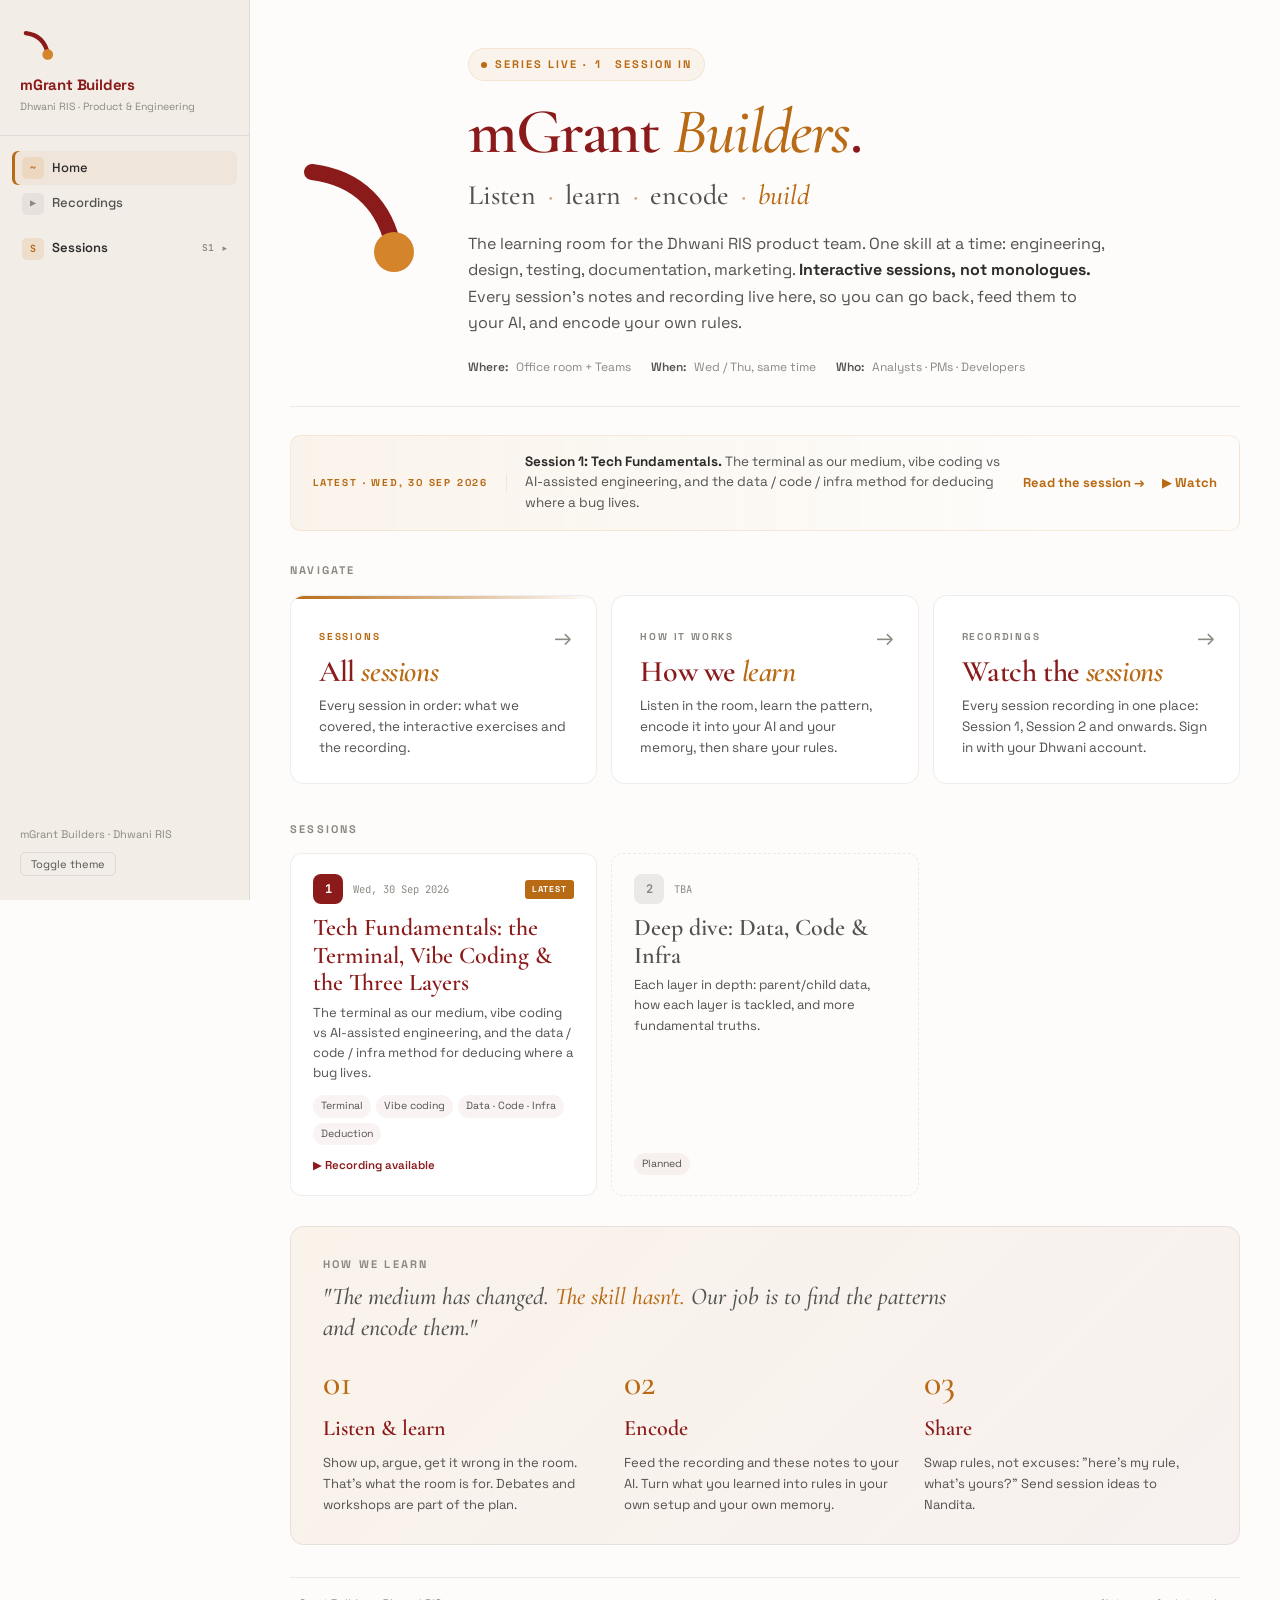
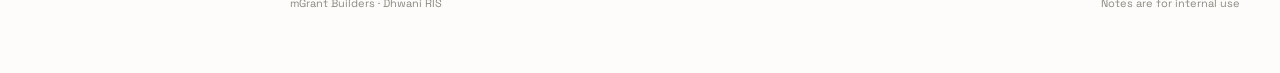
<file: index.html>
<!DOCTYPE html>
<html lang="en">
<head>
<meta charset="UTF-8">
<meta name="viewport" content="width=device-width, initial-scale=1.0">
<title>mGrant Builders &mdash; Dhwani RIS</title>
<meta name="description" content="mGrant Builders — session notes for the Dhwani RIS product team. Listen, learn, encode, build.">
<meta property="og:site_name" content="mGrant Builders — Dhwani RIS">
<meta property="og:title" content="mGrant Builders — Dhwani RIS">
<meta property="og:description" content="Session notes for the Dhwani RIS product team: fundamentals, patterns and the rules we encode into our AI.">
<meta property="og:type" content="website">
<link rel="icon" type="image/svg+xml" href="assets/logo.svg">
<link rel="preconnect" href="https://fonts.googleapis.com">
<link rel="stylesheet" href="https://fonts.googleapis.com/css2?family=Cormorant+Garamond:ital,wght@0,500;0,600;1,500&family=Space+Grotesk:wght@400;500;600;700&family=JetBrains+Mono:wght@400;500;600;700&display=swap">
<link rel="stylesheet" href="assets/style.css?v=4">
</head>
<body data-root="" data-page="index">

<aside class="sidebar"></aside>

<div class="main"><div class="content">

  <div class="home-hero">
    <svg class="home-logo" viewBox="0 0 150 150" aria-hidden="true">
      <path class="slide" d="M22 34 C 70 40, 96 70, 104 112" fill="none" stroke="#8B1A1A" stroke-width="16" stroke-linecap="round"/>
      <circle class="dot" cx="104" cy="114" r="20" fill="#D4842A"/>
    </svg>
    <div>
      <div class="home-eyebrow"><span class="pulse"></span> Series live &middot; <span id="sessionCount">1</span>&nbsp;session in</div>
      <h1>mGrant <em>Builders</em>.</h1>
      <div class="home-mantra">Listen<span class="sep">&middot;</span>learn<span class="sep">&middot;</span>encode<span class="sep">&middot;</span><em>build</em></div>
      <p class="home-hero-sub">The learning room for the Dhwani RIS product team. One skill at a time: engineering, design, testing, documentation, marketing. <strong>Interactive sessions, not monologues.</strong> Every session's notes and recording live here, so you can go back, feed them to your AI, and encode your own rules.</p>
      <div class="home-hero-meta">
        <span><strong>Where:</strong> Office room + Teams</span>
        <span><strong>When:</strong> Wed / Thu, same time</span>
        <span><strong>Who:</strong> Analysts &middot; PMs &middot; Developers</span>
      </div>
    </div>
  </div>

  <div class="home-last" id="latestBanner"></div>

  <div class="eyebrow">Navigate</div>
  <div class="home-nav">
    <a class="home-nav-card live" href="sessions/index.html">
      <span class="home-nav-tag">Sessions</span>
      <h3>All <em>sessions</em></h3>
      <p>Every session in order: what we covered, the interactive exercises and the recording.</p>
    </a>
    <a class="home-nav-card" href="#how">
      <span class="home-nav-tag">How it works</span>
      <h3>How we <em>learn</em></h3>
      <p>Listen in the room, learn the pattern, encode it into your AI and your memory, then share your rules.</p>
    </a>
    <a class="home-nav-card" href="recordings.html">
      <span class="home-nav-tag">Recordings</span>
      <h3>Watch the <em>sessions</em></h3>
      <p>Every session recording in one place: Session 1, Session 2 and onwards. Sign in with your Dhwani account.</p>
    </a>
  </div>

  <div class="eyebrow">Sessions</div>
  <div class="session-grid" id="sessionGrid"></div>

  <div class="home-mission" id="how">
    <div class="eyebrow" style="margin-bottom:6px">How we learn</div>
    <p class="home-mission-lede">"The medium has changed. <em>The skill hasn't.</em> Our job is to find the patterns and encode them."</p>
    <div class="home-mission-grid">
      <div class="home-mission-block">
        <div class="home-mission-num">01</div>
        <h4>Listen &amp; learn</h4>
        <p>Show up, argue, get it wrong in the room. That's what the room is for. Debates and workshops are part of the plan.</p>
      </div>
      <div class="home-mission-block">
        <div class="home-mission-num">02</div>
        <h4>Encode</h4>
        <p>Feed the recording and these notes to your AI. Turn what you learned into rules in your own setup and your own memory.</p>
      </div>
      <div class="home-mission-block">
        <div class="home-mission-num">03</div>
        <h4>Share</h4>
        <p>Swap rules, not excuses: "here's my rule, what's yours?" Send session ideas to Nandita.</p>
      </div>
    </div>
  </div>

  <div class="main-footer">
    <span>mGrant Builders &middot; Dhwani RIS</span>
    <span>Notes are for internal use</span>
  </div>

</div></div>

<script src="assets/sessions.js?v=4"></script>
<script src="assets/site.js?v=4"></script>
</body>
</html>
</file>
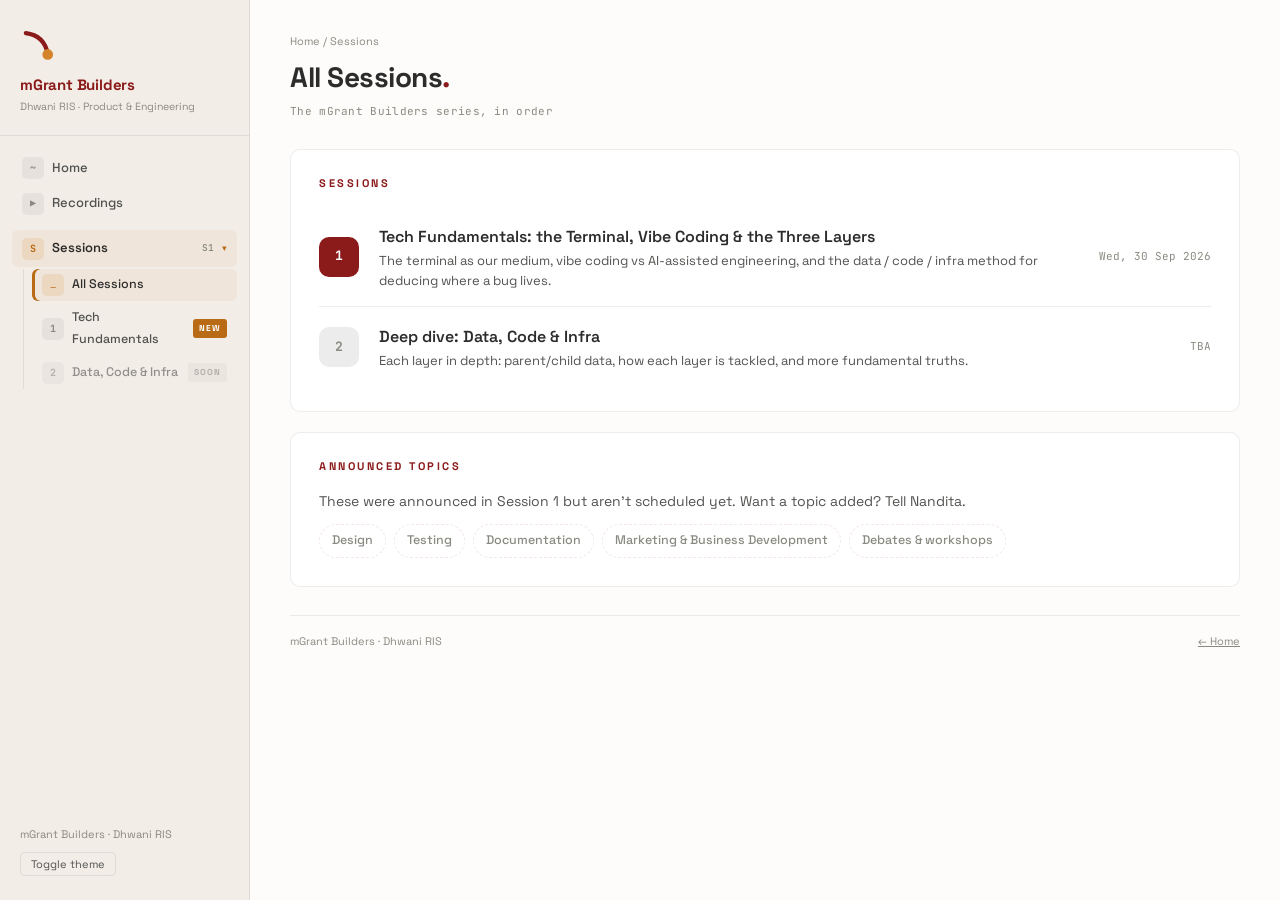
<file: sessions/index.html>
<!DOCTYPE html>
<html lang="en">
<head>
<meta charset="UTF-8">
<meta name="viewport" content="width=device-width, initial-scale=1.0">
<title>All Sessions | mGrant Builders</title>
<meta name="description" content="Every mGrant Builders session in order.">
<link rel="icon" type="image/svg+xml" href="../assets/logo.svg">
<link rel="preconnect" href="https://fonts.googleapis.com">
<link rel="stylesheet" href="https://fonts.googleapis.com/css2?family=Cormorant+Garamond:ital,wght@0,500;0,600;1,500&family=Space+Grotesk:wght@400;500;600;700&family=JetBrains+Mono:wght@400;500;600;700&display=swap">
<link rel="stylesheet" href="../assets/style.css?v=4">
</head>
<body data-root="../" data-page="all-sessions">

<aside class="sidebar"></aside>

<div class="main"><div class="content">

  <div class="page-header">
    <div class="breadcrumb"><a href="../index.html">Home</a> / Sessions</div>
    <h1>All Sessions<span>.</span></h1>
    <div class="page-meta">The mGrant Builders series, in order</div>
  </div>

  <section>
    <h2>Sessions</h2>
    <div id="sessionList"></div>
  </section>

  <section>
    <h2>Announced Topics</h2>
    <div class="prose"><p>These were announced in Session 1 but aren't scheduled yet. Want a topic added? Tell Nandita.</p></div>
    <div class="pills" id="plannedPills"></div>
  </section>

  <div class="main-footer">
    <span>mGrant Builders &middot; Dhwani RIS</span>
    <a href="../index.html" style="color:inherit">&larr; Home</a>
  </div>

</div></div>

<script src="../assets/sessions.js?v=4"></script>
<script src="../assets/site.js?v=4"></script>
</body>
</html>
</file>
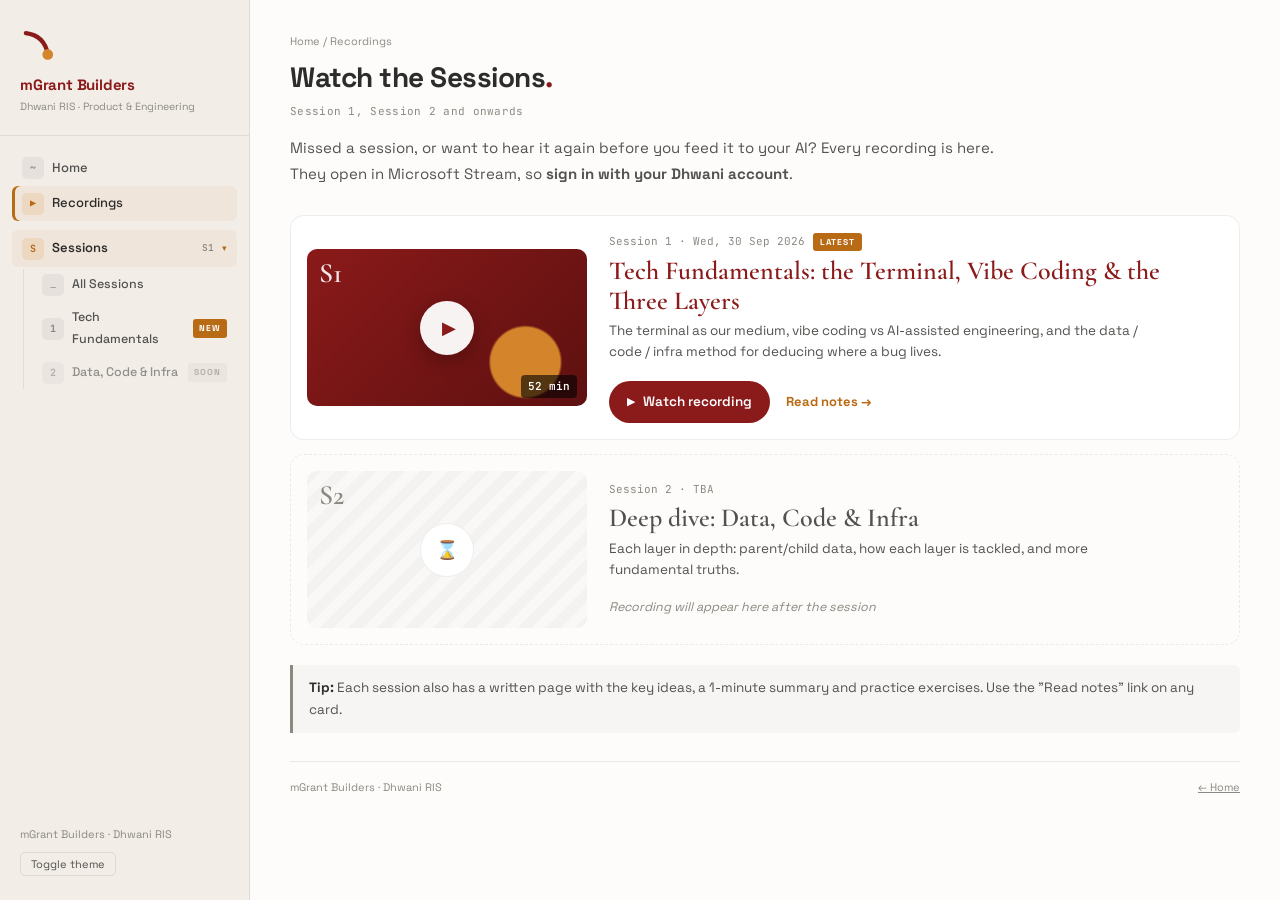
<file: recordings.html>
<!DOCTYPE html>
<html lang="en">
<head>
<meta charset="UTF-8">
<meta name="viewport" content="width=device-width, initial-scale=1.0">
<title>Recordings | mGrant Builders</title>
<meta name="description" content="Watch every mGrant Builders session recording.">
<link rel="icon" type="image/svg+xml" href="assets/logo.svg">
<link rel="preconnect" href="https://fonts.googleapis.com">
<link rel="stylesheet" href="https://fonts.googleapis.com/css2?family=Cormorant+Garamond:ital,wght@0,500;0,600;1,500&family=Space+Grotesk:wght@400;500;600;700&family=JetBrains+Mono:wght@400;500;600;700&display=swap">
<link rel="stylesheet" href="assets/style.css?v=4">
</head>
<body data-root="" data-page="recordings">

<aside class="sidebar"></aside>

<div class="main"><div class="content">

  <div class="page-header">
    <div class="breadcrumb"><a href="index.html">Home</a> / Recordings</div>
    <h1>Watch the Sessions<span>.</span></h1>
    <div class="page-meta">Session 1, Session 2 and onwards</div>
    <p class="page-lede">Missed a session, or want to hear it again before you feed it to your AI? Every recording is here. They open in Microsoft Stream, so <strong>sign in with your Dhwani account</strong>.</p>
  </div>

  <div class="rec-grid" id="recGrid"></div>

  <div class="callout note" style="max-width:none">
    <p><strong>Tip:</strong> Each session also has a written page with the key ideas, a 1-minute summary and practice exercises. Use the "Read notes" link on any card.</p>
  </div>

  <div class="main-footer">
    <span>mGrant Builders &middot; Dhwani RIS</span>
    <a href="index.html" style="color:inherit">&larr; Home</a>
  </div>

</div></div>

<script src="assets/sessions.js?v=4"></script>
<script src="assets/site.js?v=4"></script>
</body>
</html>
</file>
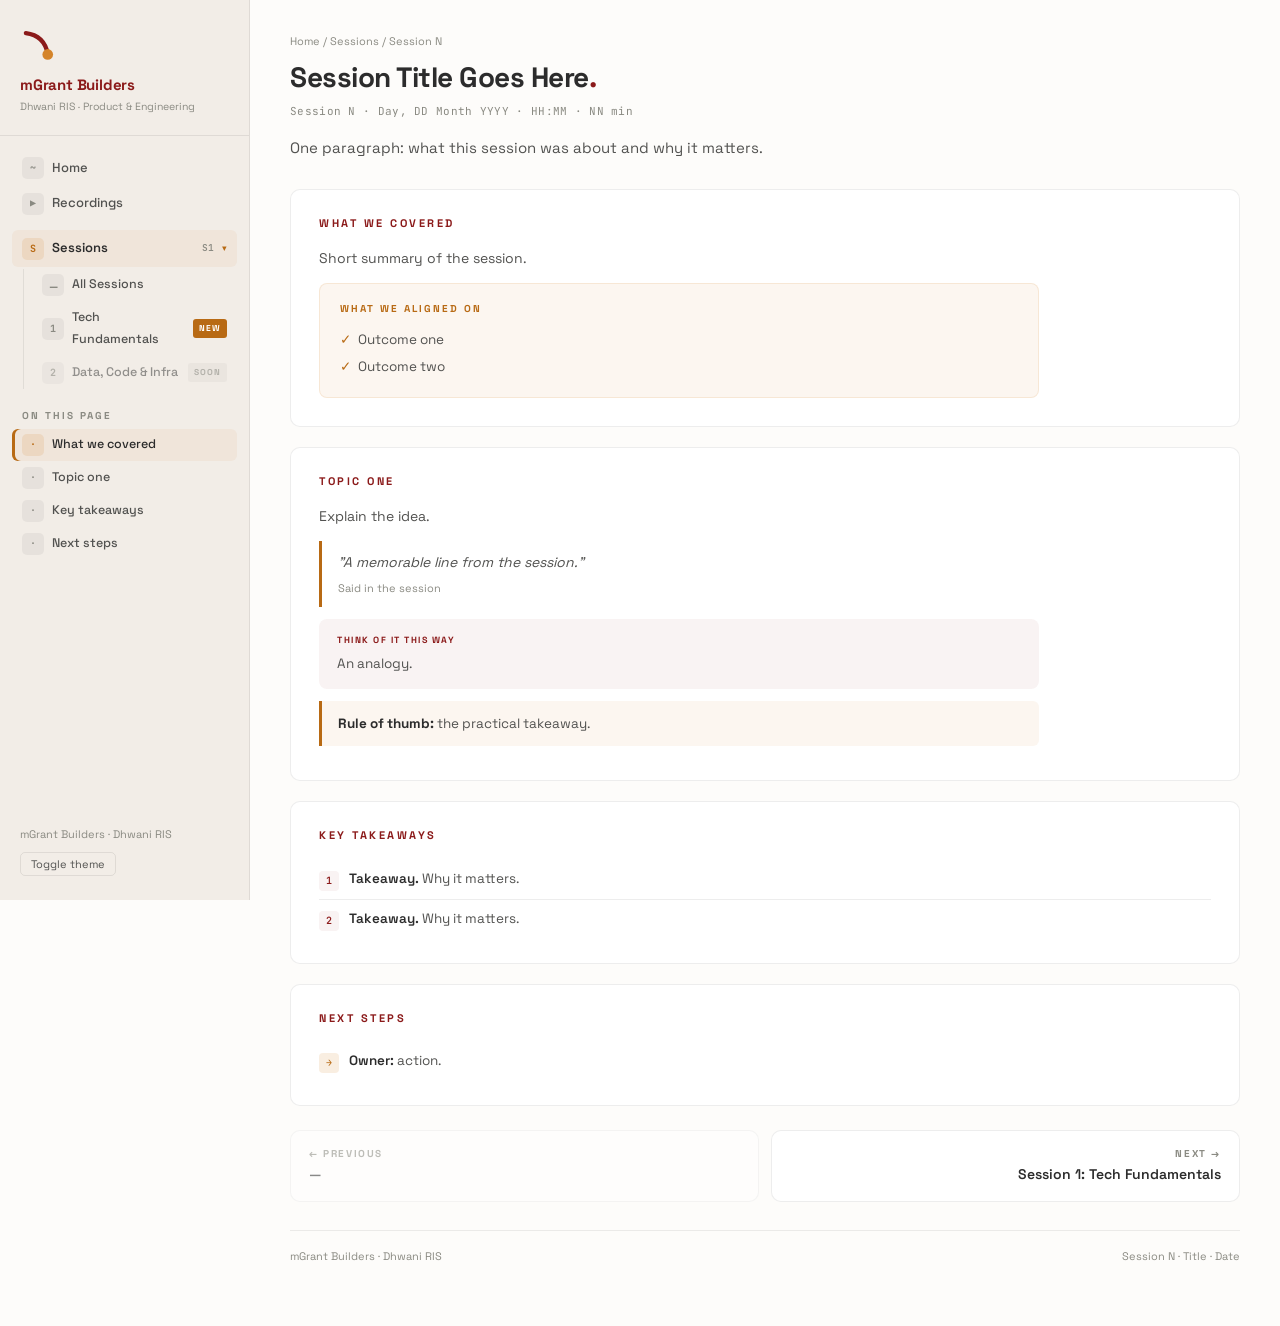
<file: sessions/_template.html>
<!DOCTYPE html>
<html lang="en">
<head>
<meta charset="UTF-8">
<meta name="viewport" content="width=device-width, initial-scale=1.0">
<!-- 1. Change N and the title -->
<title>Session N — Title | mGrant Builders</title>
<meta name="description" content="One-sentence summary of the session.">
<link rel="icon" type="image/svg+xml" href="../assets/logo.svg">
<link rel="preconnect" href="https://fonts.googleapis.com">
<link rel="stylesheet" href="https://fonts.googleapis.com/css2?family=Cormorant+Garamond:ital,wght@0,500;0,600;1,500&family=Space+Grotesk:wght@400;500;600;700&family=JetBrains+Mono:wght@400;500;600;700&display=swap">
<link rel="stylesheet" href="../assets/style.css?v=4">
</head>
<!-- 2. data-page must match the file name AND the slug in assets/sessions.js -->
<body data-root="../" data-page="session-N.html" data-toc>

<aside class="sidebar"></aside>

<div class="main"><div class="content">

<div class="page-header">
  <div class="breadcrumb"><a href="../index.html">Home</a> / <a href="index.html">Sessions</a> / Session N</div>
  <h1>Session Title Goes Here<span>.</span></h1>
  <div class="page-meta">Session N &middot; Day, DD Month YYYY &middot; HH:MM &middot; NN min</div>
  <p class="page-lede">One paragraph: what this session was about and why it matters.</p>
</div>

<!-- Each <section id="..." data-nav="..."> appears automatically in the sidebar "On this page" list. -->

<section id="covered" data-nav="What we covered">
  <h2>What We Covered</h2>
  <div class="prose"><p>Short summary of the session.</p></div>
  <div class="outcomes">
    <h3>What We Aligned On</h3>
    <ul>
      <li>Outcome one</li>
      <li>Outcome two</li>
    </ul>
  </div>
</section>

<section id="topic-1" data-nav="Topic one">
  <h2>Topic One</h2>
  <div class="prose"><p>Explain the idea.</p></div>
  <div class="quote">"A memorable line from the session."<cite>Said in the session</cite></div>
  <div class="analogy"><div class="label">Think of it this way</div><p>An analogy.</p></div>
  <div class="callout accent"><p><strong>Rule of thumb:</strong> the practical takeaway.</p></div>
</section>

<section id="takeaways" data-nav="Key takeaways">
  <h2>Key Takeaways</h2>
  <div class="n"><i>1</i><p><strong>Takeaway.</strong> Why it matters.</p></div>
  <div class="n"><i>2</i><p><strong>Takeaway.</strong> Why it matters.</p></div>
</section>

<section id="next" data-nav="Next steps">
  <h2>Next Steps</h2>
  <div class="n"><i class="accent">&rarr;</i><p><strong>Owner:</strong> action.</p></div>
</section>

<div id="pager"></div>

<div class="main-footer">
  <span>mGrant Builders &middot; Dhwani RIS</span>
  <span>Session N &middot; Title &middot; Date</span>
</div>

</div></div>

<script src="../assets/sessions.js?v=4"></script>
<script src="../assets/site.js?v=4"></script>
</body>
</html>
</file>
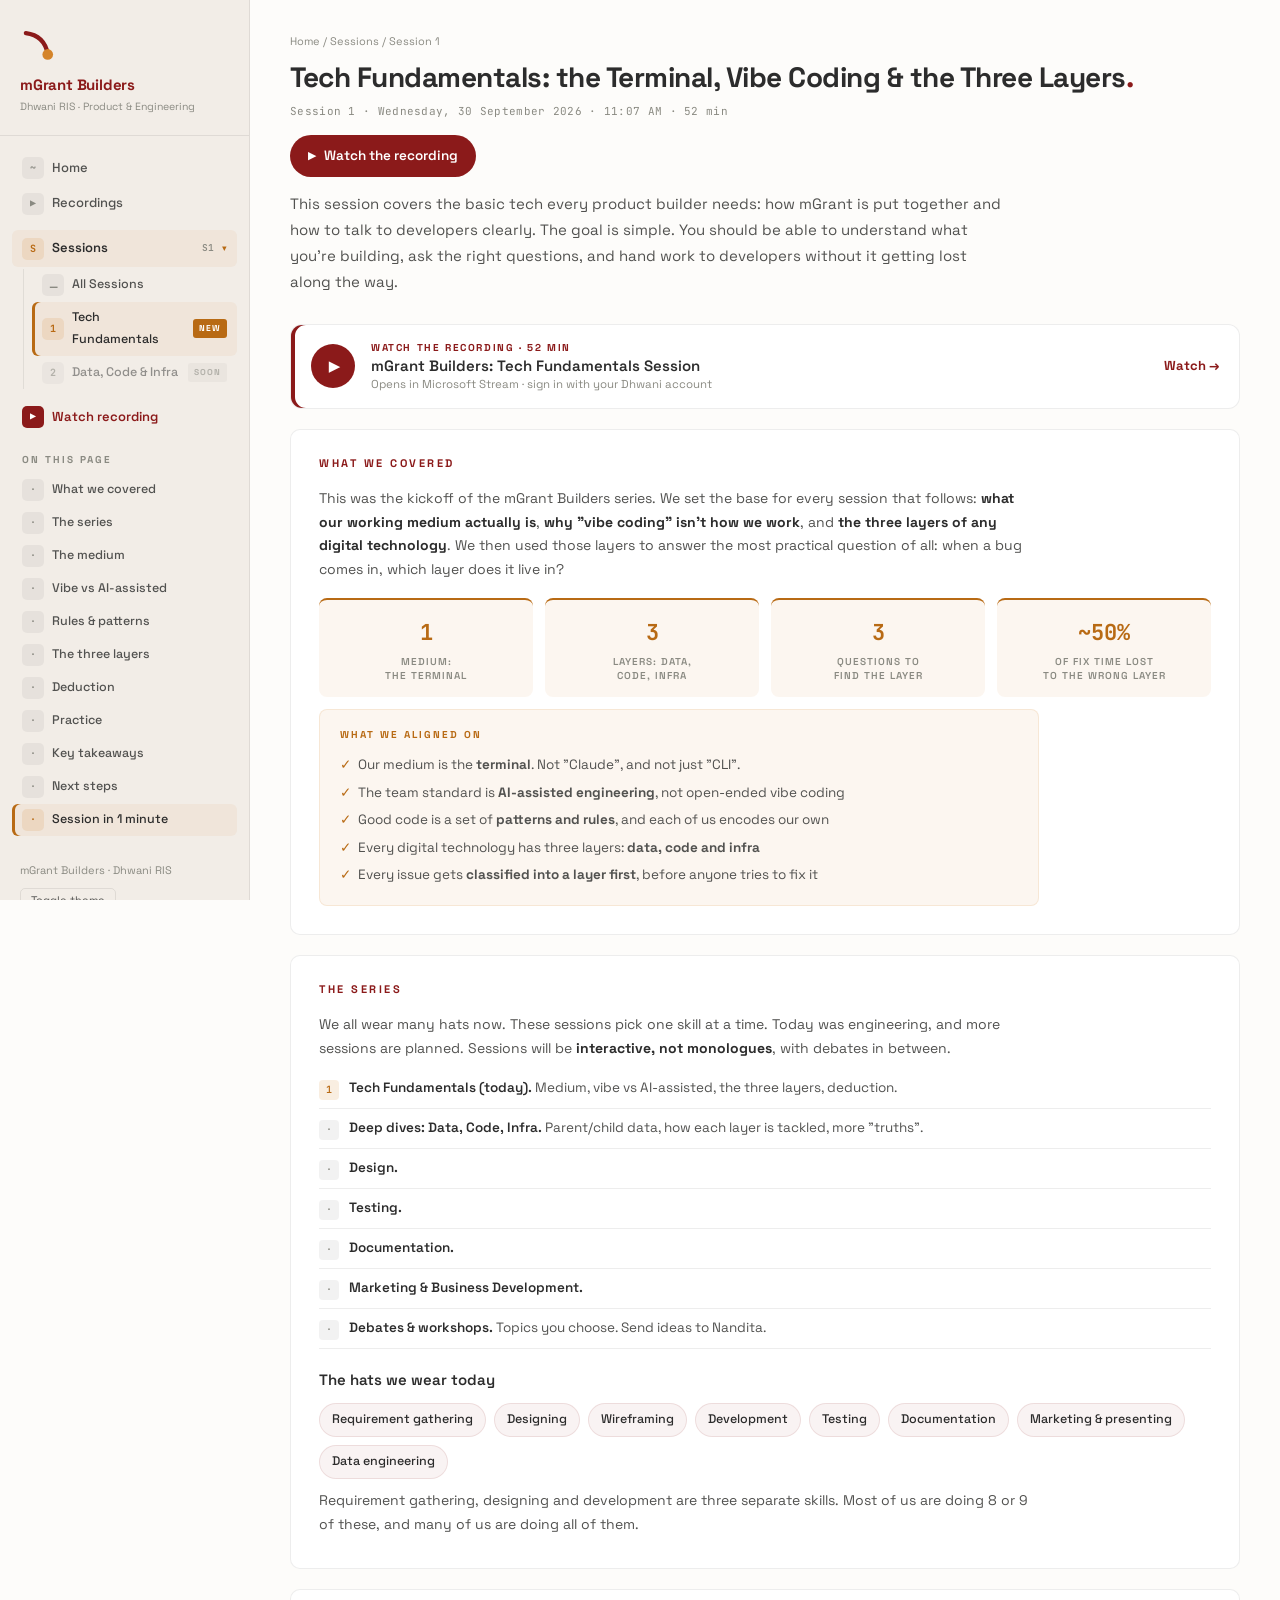
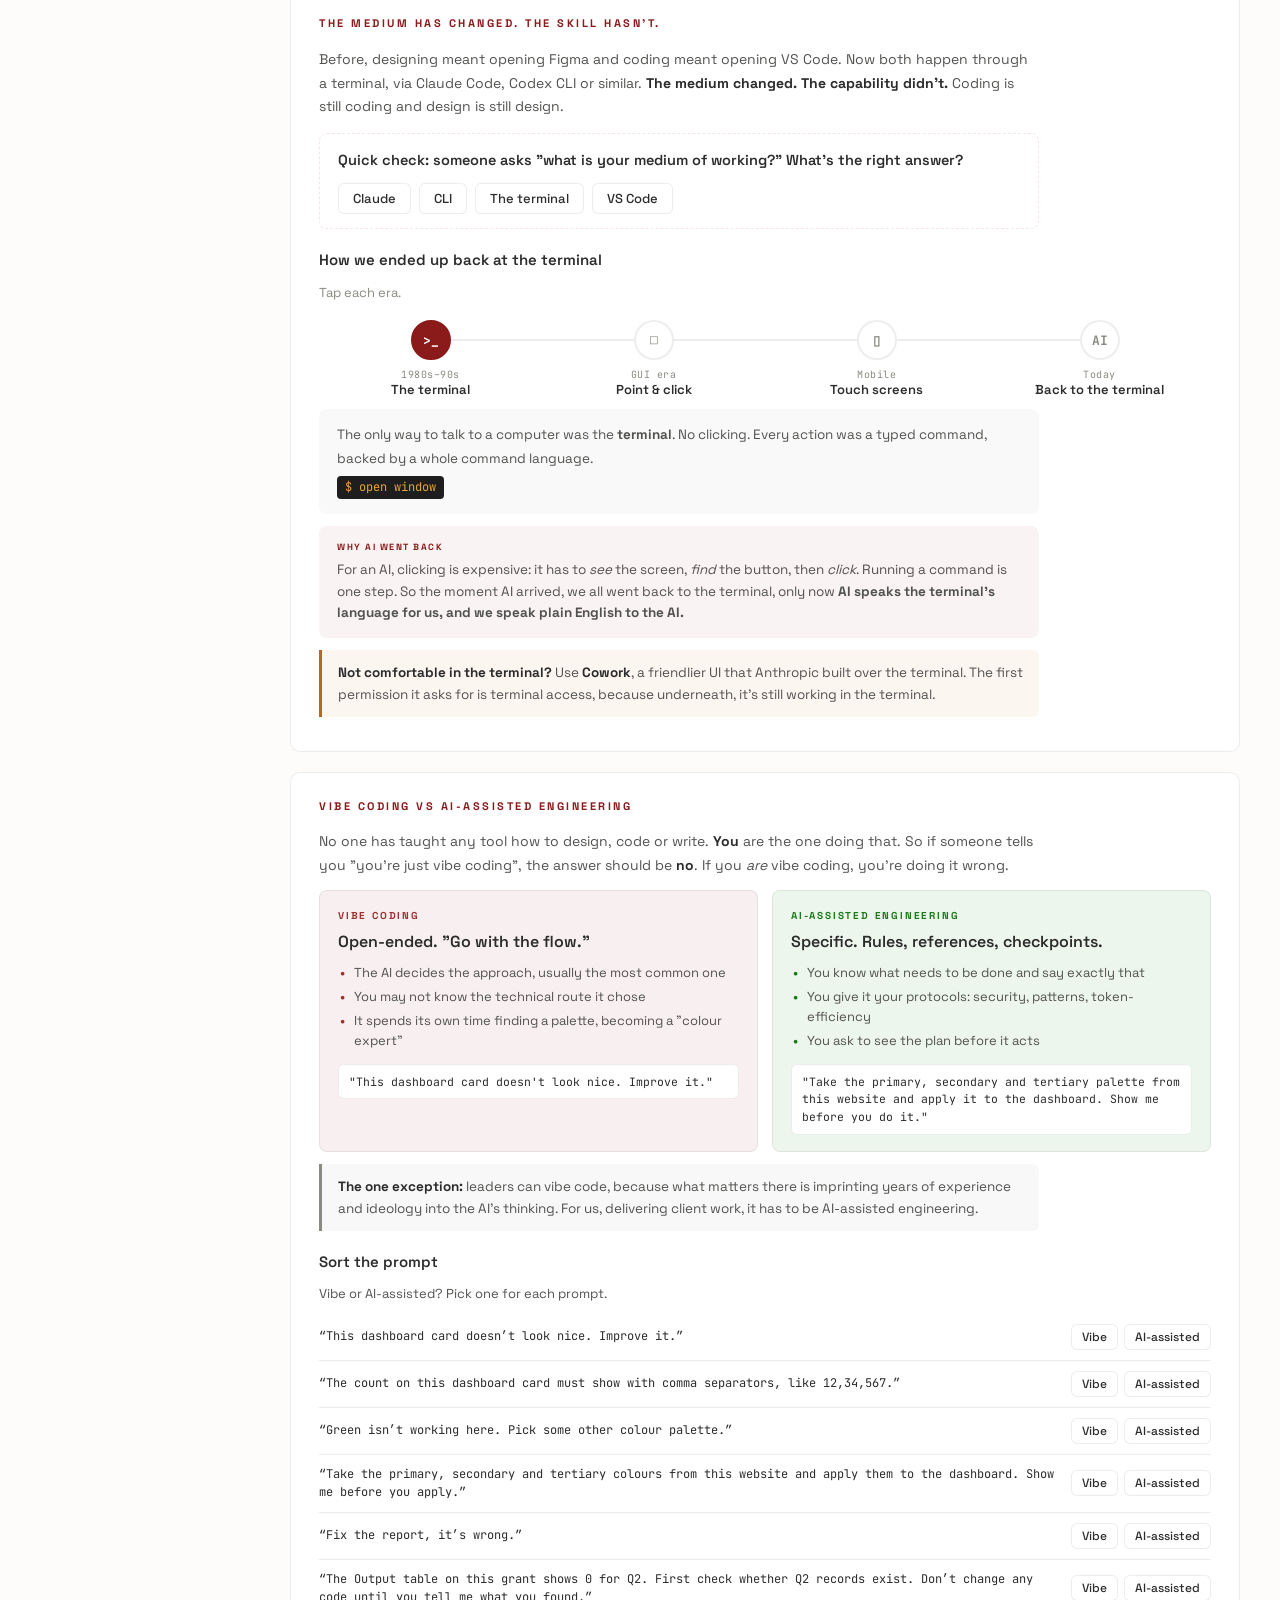
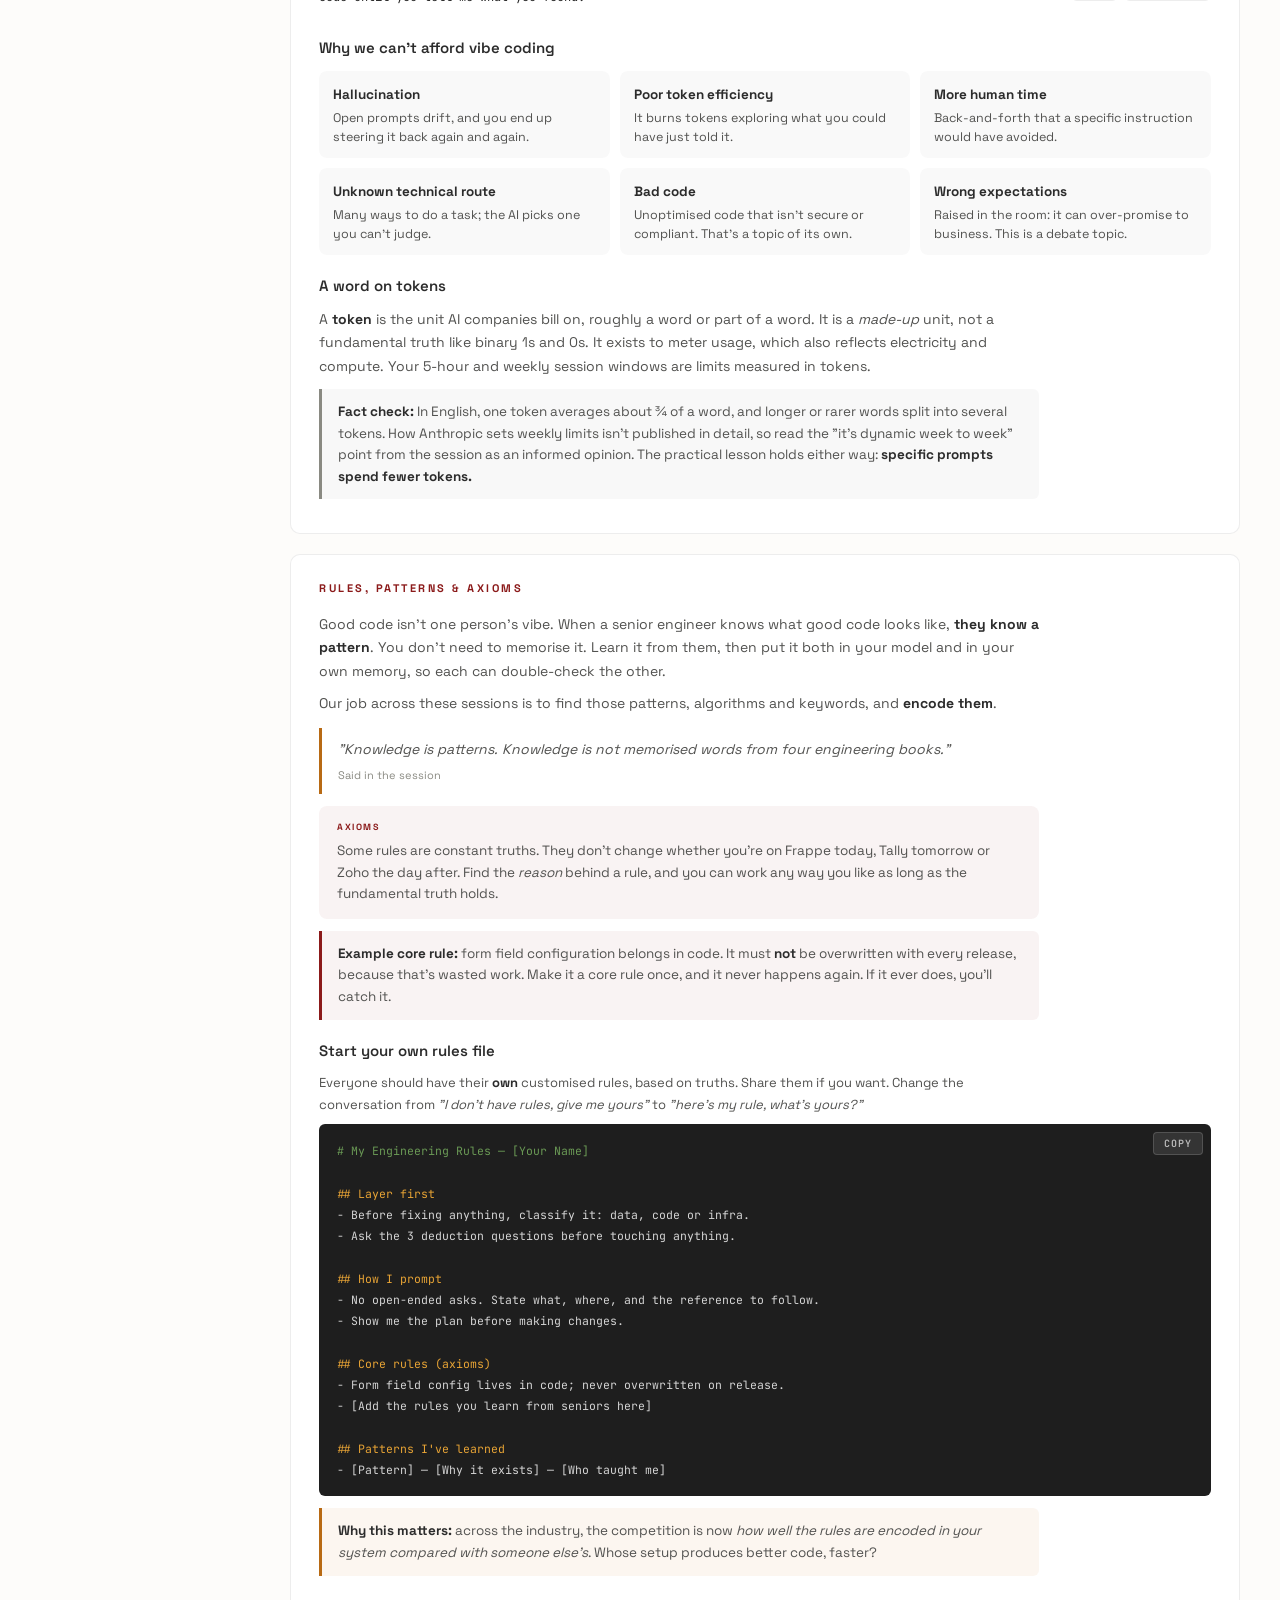
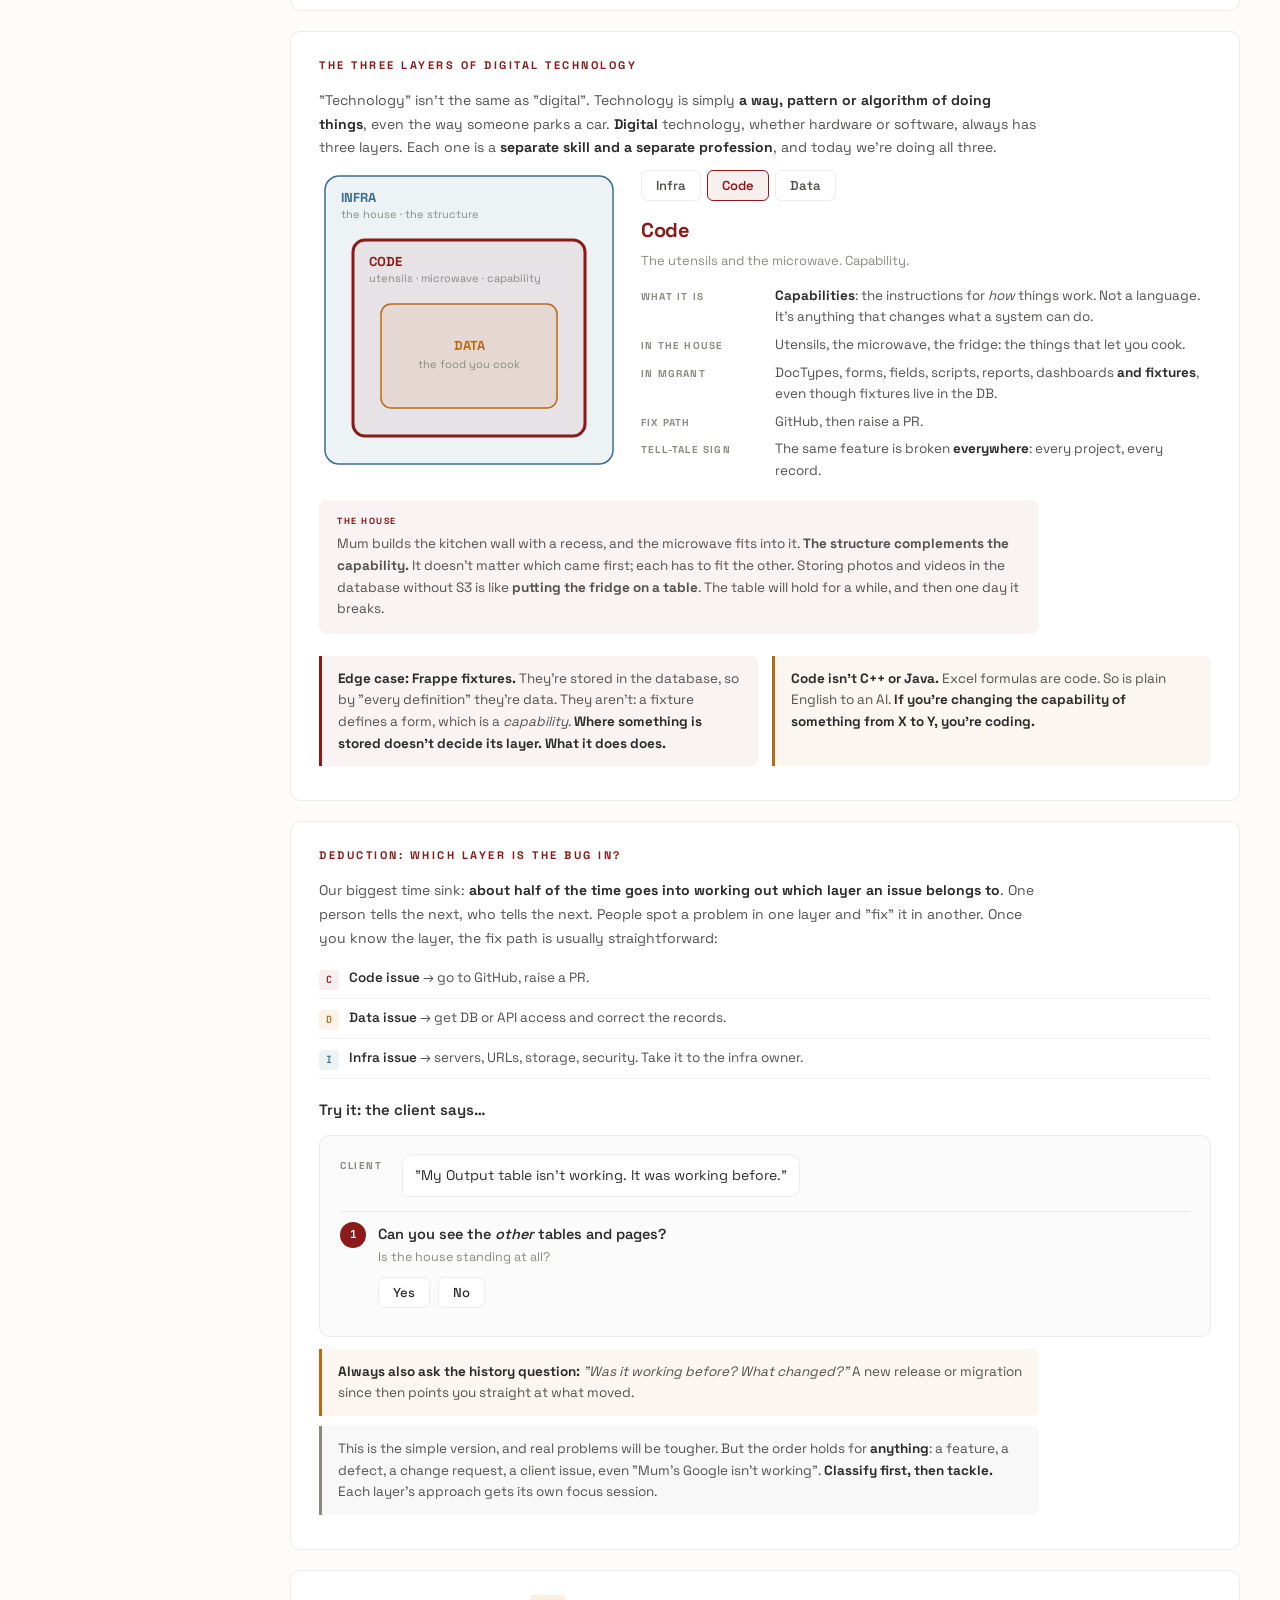
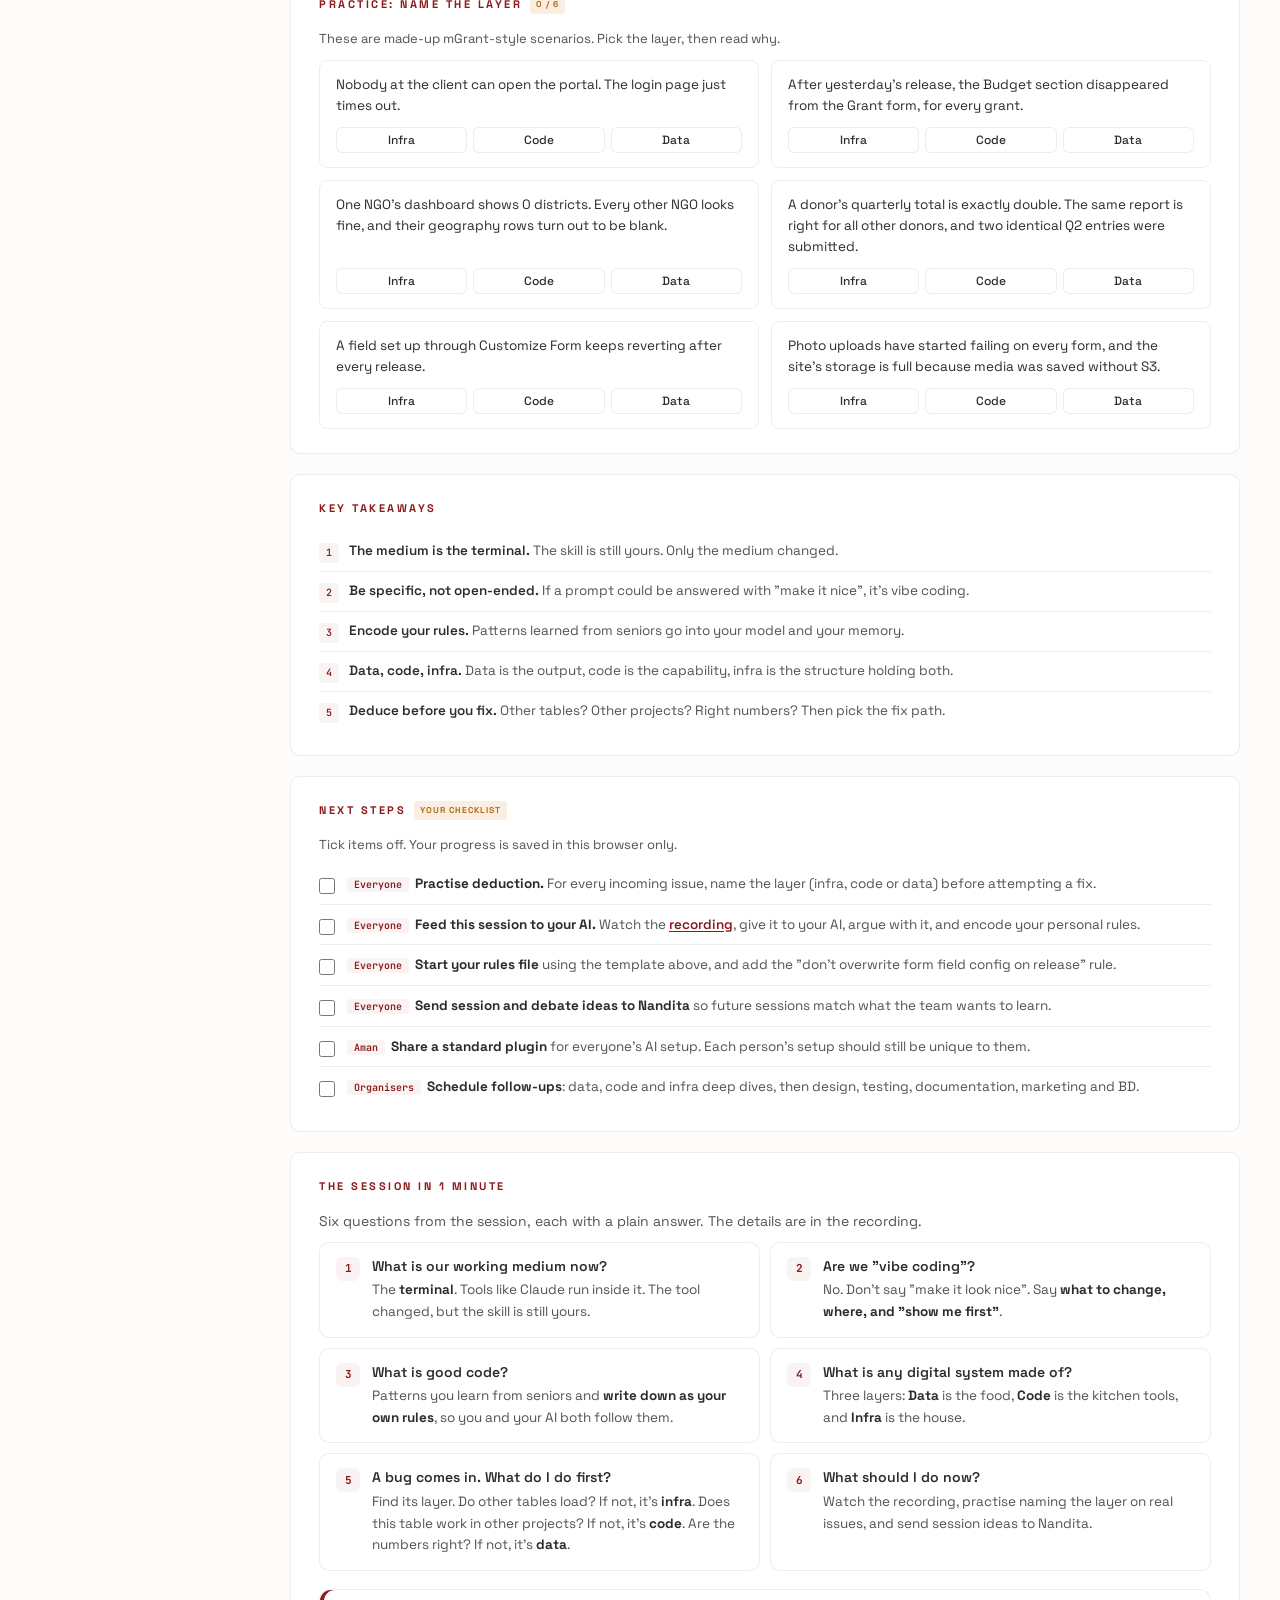
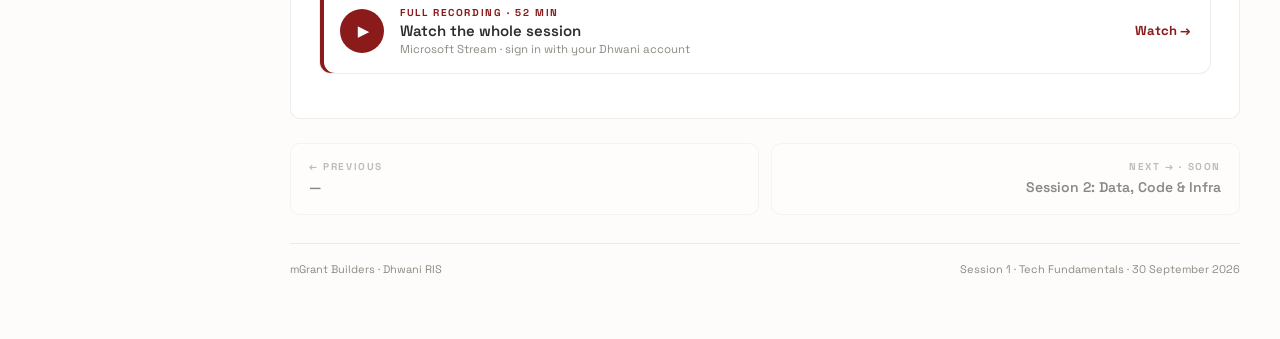
<file: sessions/session-1.html>
<!DOCTYPE html>
<html lang="en">
<head>
<meta charset="UTF-8">
<meta name="viewport" content="width=device-width, initial-scale=1.0">
<title>Tech Fundamentals | mGrant Builders</title>
<meta name="description" content="mGrant Builders Session 1: the terminal as our working medium, vibe coding vs AI-assisted engineering, and the three layers (data, code, infra) for deducing where a bug lives.">
<meta property="og:site_name" content="mGrant Builders — Dhwani RIS">
<meta property="og:title" content="Session 1 — Tech Fundamentals | mGrant Builders">
<meta property="og:description" content="Terminal as the medium, vibe coding vs AI-assisted engineering, and the data / code / infra deduction method.">
<meta property="og:type" content="article">
<link rel="preconnect" href="https://fonts.googleapis.com">
<link rel="stylesheet" href="https://fonts.googleapis.com/css2?family=Cormorant+Garamond:ital,wght@0,500;0,600;1,500&family=Space+Grotesk:wght@400;500;600;700&family=JetBrains+Mono:wght@400;500;600;700&display=swap">
<link rel="icon" type="image/svg+xml" href="../assets/logo.svg">
<link rel="stylesheet" href="../assets/style.css?v=4">
</head>
<body data-root="../" data-page="session-1.html" data-toc>

<aside class="sidebar"></aside>

<div class="main"><div class="content">

<div class="page-header">
  <div class="breadcrumb"><a href="../index.html">Home</a> / <a href="index.html">Sessions</a> / Session 1</div>
  <h1>Tech Fundamentals: the Terminal, Vibe Coding &amp; the Three Layers<span>.</span></h1>
  <div class="page-meta">Session 1 &middot; Wednesday, 30 September 2026 &middot; 11:07 AM &middot; 52 min</div>
  <a class="watch-btn" href="https://dhwaniris1-my.sharepoint.com/personal/nandita_sharma_dhwaniris_com/_layouts/15/stream.aspx?id=%2Fpersonal%2Fnandita%5Fsharma%5Fdhwaniris%5Fcom%2FDocuments%2FRecordings%2FmGrant%20Builders%20%20Tech%20Fundamentals%20Session%2D20260930%5F110716%2DMeeting%20Recording%2Emp4&amp;referrer=StreamWebApp%2EWeb&amp;referrerScenario=AddressBarCopied%2Eview%2Eb402aeb9%2Db54e%2D4538%2Db8fb%2D16d507f40eaf" target="_blank" rel="noopener"><span>&#9654;</span> Watch the recording</a>
  <p class="page-lede">This session covers the basic tech every product builder needs: how mGrant is put together and how to talk to developers clearly. The goal is simple. You should be able to understand what you're building, ask the right questions, and hand work to developers without it getting lost along the way.</p>
</div>

<a class="rec-banner" id="recording" href="https://dhwaniris1-my.sharepoint.com/personal/nandita_sharma_dhwaniris_com/_layouts/15/stream.aspx?id=%2Fpersonal%2Fnandita%5Fsharma%5Fdhwaniris%5Fcom%2FDocuments%2FRecordings%2FmGrant%20Builders%20%20Tech%20Fundamentals%20Session%2D20260930%5F110716%2DMeeting%20Recording%2Emp4&amp;referrer=StreamWebApp%2EWeb&amp;referrerScenario=AddressBarCopied%2Eview%2Eb402aeb9%2Db54e%2D4538%2Db8fb%2D16d507f40eaf" target="_blank" rel="noopener">
  <span class="rec-play">&#9654;</span>
  <span class="rec-body"><span class="rec-label">Watch the recording &middot; 52 min</span><span class="rec-title">mGrant Builders: Tech Fundamentals Session</span><span class="rec-note">Opens in Microsoft Stream &middot; sign in with your Dhwani account</span></span>
  <span class="rec-cta">Watch &rarr;</span>
</a>

<!-- WHAT WE COVERED -->
<section id="covered" data-nav="What we covered">
  <h2>What We Covered</h2>
  <div class="prose">
    <p>This was the kickoff of the mGrant Builders series. We set the base for every session that follows: <strong>what our working medium actually is</strong>, <strong>why "vibe coding" isn't how we work</strong>, and <strong>the three layers of any digital technology</strong>. We then used those layers to answer the most practical question of all: when a bug comes in, which layer does it live in?</p>
  </div>
  <div class="stat-row">
    <div class="stat"><div class="stat-num">1</div><div class="stat-label">Medium:<br>the terminal</div></div>
    <div class="stat"><div class="stat-num">3</div><div class="stat-label">Layers: data,<br>code, infra</div></div>
    <div class="stat"><div class="stat-num">3</div><div class="stat-label">Questions to<br>find the layer</div></div>
    <div class="stat"><div class="stat-num">~50%</div><div class="stat-label">Of fix time lost<br>to the wrong layer</div></div>
  </div>
  <div class="outcomes">
    <h3>What We Aligned On</h3>
    <ul>
      <li>Our medium is the <strong>terminal</strong>. Not "Claude", and not just "CLI".</li>
      <li>The team standard is <strong>AI-assisted engineering</strong>, not open-ended vibe coding</li>
      <li>Good code is a set of <strong>patterns and rules</strong>, and each of us encodes our own</li>
      <li>Every digital technology has three layers: <strong>data, code and infra</strong></li>
      <li>Every issue gets <strong>classified into a layer first</strong>, before anyone tries to fix it</li>
    </ul>
  </div>
</section>

<!-- SERIES -->
<section id="series" data-nav="The series">
  <h2>The Series</h2>
  <div class="prose"><p>We all wear many hats now. These sessions pick one skill at a time. Today was engineering, and more sessions are planned. Sessions will be <strong>interactive, not monologues</strong>, with debates in between.</p></div>
  <div class="n"><i class="accent">1</i><p><strong>Tech Fundamentals (today).</strong> Medium, vibe vs AI-assisted, the three layers, deduction.</p></div>
  <div class="n"><i class="soon">&middot;</i><p><strong>Deep dives: Data, Code, Infra.</strong> Parent/child data, how each layer is tackled, more "truths".</p></div>
  <div class="n"><i class="soon">&middot;</i><p><strong>Design.</strong></p></div>
  <div class="n"><i class="soon">&middot;</i><p><strong>Testing.</strong></p></div>
  <div class="n"><i class="soon">&middot;</i><p><strong>Documentation.</strong></p></div>
  <div class="n"><i class="soon">&middot;</i><p><strong>Marketing &amp; Business Development.</strong></p></div>
  <div class="n"><i class="soon">&middot;</i><p><strong>Debates &amp; workshops.</strong> Topics you choose. Send ideas to Nandita.</p></div>
  <h3>The hats we wear today</h3>
  <div class="pills">
    <span class="pill">Requirement gathering</span><span class="pill">Designing</span><span class="pill">Wireframing</span>
    <span class="pill">Development</span><span class="pill">Testing</span><span class="pill">Documentation</span>
    <span class="pill">Marketing &amp; presenting</span><span class="pill">Data engineering</span>
  </div>
  <div class="prose" style="margin-top:10px"><p>Requirement gathering, designing and development are three separate skills. Most of us are doing 8 or 9 of these, and many of us are doing all of them.</p></div>
</section>

<!-- MEDIUM -->
<section id="medium" data-nav="The medium">
  <h2>The Medium Has Changed. The Skill Hasn't.</h2>
  <div class="prose">
    <p>Before, designing meant opening Figma and coding meant opening VS Code. Now both happen through a terminal, via Claude Code, Codex CLI or similar. <strong>The medium changed. The capability didn't.</strong> Coding is still coding and design is still design.</p>
  </div>

  <div class="reveal" id="mediumQ">
    <div class="q">Quick check: someone asks "what is your medium of working?" What's the right answer?</div>
    <div class="opts">
      <button class="opt-btn" data-ok="0">Claude</button>
      <button class="opt-btn" data-ok="0">CLI</button>
      <button class="opt-btn" data-ok="1">The terminal</button>
      <button class="opt-btn" data-ok="0">VS Code</button>
    </div>
    <div class="feedback"><strong>The terminal.</strong> "Claude" is a tool, not a medium. <strong>CLI is a capability</strong>: Slack CLI and Notion CLI just mean those tools can now be driven from the terminal. The terminal is the medium everything runs through.</div>
  </div>

  <h3>How we ended up back at the terminal</h3>
  <p class="prose" style="font-size:13px;color:var(--text-light)">Tap each era.</p>
  <div class="evo" role="tablist" aria-label="Evolution of the medium">
    <button class="evo-step" role="tab" aria-selected="true" data-i="0"><div class="evo-dot">&gt;_</div><div class="evo-era">1980s&ndash;90s</div><div class="evo-name">The terminal</div></button>
    <button class="evo-step" role="tab" aria-selected="false" data-i="1"><div class="evo-dot">&#9633;</div><div class="evo-era">GUI era</div><div class="evo-name">Point &amp; click</div></button>
    <button class="evo-step" role="tab" aria-selected="false" data-i="2"><div class="evo-dot">&#9647;</div><div class="evo-era">Mobile</div><div class="evo-name">Touch screens</div></button>
    <button class="evo-step" role="tab" aria-selected="false" data-i="3"><div class="evo-dot">AI</div><div class="evo-era">Today</div><div class="evo-name">Back to the terminal</div></button>
  </div>
  <div class="evo-panel" id="evoPanel" aria-live="polite"></div>

  <div class="analogy">
    <div class="label">Why AI went back</div>
    <p>For an AI, clicking is expensive: it has to <em>see</em> the screen, <em>find</em> the button, then <em>click</em>. Running a command is one step. So the moment AI arrived, we all went back to the terminal, only now <strong>AI speaks the terminal's language for us, and we speak plain English to the AI.</strong></p>
  </div>
  <div class="callout accent">
    <p><strong>Not comfortable in the terminal?</strong> Use <strong>Cowork</strong>, a friendlier UI that Anthropic built over the terminal. The first permission it asks for is terminal access, because underneath, it's still working in the terminal.</p>
  </div>
</section>

<!-- VIBE -->
<section id="vibe" data-nav="Vibe vs AI-assisted">
  <h2>Vibe Coding vs AI-Assisted Engineering</h2>
  <div class="prose"><p>No one has taught any tool how to design, code or write. <strong>You</strong> are the one doing that. So if someone tells you "you're just vibe coding", the answer should be <strong>no</strong>. If you <em>are</em> vibe coding, you're doing it wrong.</p></div>

  <div class="vs">
    <div class="vs-card vibe">
      <h4>Vibe coding</h4>
      <div class="big">Open-ended. "Go with the flow."</div>
      <ul>
        <li>The AI decides the approach, usually the most common one</li>
        <li>You may not know the technical route it chose</li>
        <li>It spends its own time finding a palette, becoming a "colour expert"</li>
      </ul>
      <div class="eg">"This dashboard card doesn't look nice. Improve it."</div>
    </div>
    <div class="vs-card ai">
      <h4>AI-assisted engineering</h4>
      <div class="big">Specific. Rules, references, checkpoints.</div>
      <ul>
        <li>You know what needs to be done and say exactly that</li>
        <li>You give it your protocols: security, patterns, token-efficiency</li>
        <li>You ask to see the plan before it acts</li>
      </ul>
      <div class="eg">"Take the primary, secondary and tertiary palette from this website and apply it to the dashboard. Show me before you do it."</div>
    </div>
  </div>

  <div class="callout note">
    <p><strong>The one exception:</strong> leaders can vibe code, because what matters there is imprinting years of experience and ideology into the AI's thinking. For us, delivering client work, it has to be AI-assisted engineering.</p>
  </div>

  <h3>Sort the prompt</h3>
  <div class="prose"><p style="font-size:13px">Vibe or AI-assisted? Pick one for each prompt.</p></div>
  <div class="sorter" id="sorter"></div>
  <div class="score" id="sortScore"></div>

  <h3>Why we can't afford vibe coding</h3>
  <div class="weak-grid">
    <div class="weak"><b>Hallucination</b><span>Open prompts drift, and you end up steering it back again and again.</span></div>
    <div class="weak"><b>Poor token efficiency</b><span>It burns tokens exploring what you could have just told it.</span></div>
    <div class="weak"><b>More human time</b><span>Back-and-forth that a specific instruction would have avoided.</span></div>
    <div class="weak"><b>Unknown technical route</b><span>Many ways to do a task; the AI picks one you can't judge.</span></div>
    <div class="weak"><b>Bad code</b><span>Unoptimised code that isn't secure or compliant. That's a topic of its own.</span></div>
    <div class="weak"><b>Wrong expectations</b><span>Raised in the room: it can over-promise to business. This is a debate topic.</span></div>
  </div>

  <h3>A word on tokens</h3>
  <div class="prose">
    <p>A <strong>token</strong> is the unit AI companies bill on, roughly a word or part of a word. It is a <em>made-up</em> unit, not a fundamental truth like binary 1s and 0s. It exists to meter usage, which also reflects electricity and compute. Your 5-hour and weekly session windows are limits measured in tokens.</p>
  </div>
  <div class="callout note">
    <p><strong>Fact check:</strong> In English, one token averages about &frac34; of a word, and longer or rarer words split into several tokens. How Anthropic sets weekly limits isn't published in detail, so read the "it's dynamic week to week" point from the session as an informed opinion. The practical lesson holds either way: <strong>specific prompts spend fewer tokens.</strong></p>
  </div>
</section>

<!-- RULES -->
<section id="rules" data-nav="Rules &amp; patterns">
  <h2>Rules, Patterns &amp; Axioms</h2>
  <div class="prose">
    <p>Good code isn't one person's vibe. When a senior engineer knows what good code looks like, <strong>they know a pattern</strong>. You don't need to memorise it. Learn it from them, then put it both in your model and in your own memory, so each can double-check the other.</p>
    <p>Our job across these sessions is to find those patterns, algorithms and keywords, and <strong>encode them</strong>.</p>
  </div>
  <div class="quote">
    "Knowledge is patterns. Knowledge is not memorised words from four engineering books."
    <cite>Said in the session</cite>
  </div>
  <div class="analogy">
    <div class="label">Axioms</div>
    <p>Some rules are constant truths. They don't change whether you're on Frappe today, Tally tomorrow or Zoho the day after. Find the <em>reason</em> behind a rule, and you can work any way you like as long as the fundamental truth holds.</p>
  </div>
  <div class="callout">
    <p><strong>Example core rule:</strong> form field configuration belongs in code. It must <strong>not</strong> be overwritten with every release, because that's wasted work. Make it a core rule once, and it never happens again. If it ever does, you'll catch it.</p>
  </div>

  <h3>Start your own rules file</h3>
  <div class="prose"><p style="font-size:13px">Everyone should have their <strong>own</strong> customised rules, based on truths. Share them if you want. Change the conversation from <em>"I don't have rules, give me yours"</em> to <em>"here's my rule, what's yours?"</em></p></div>
  <div class="copy-block">
    <button class="copy-btn" type="button" data-copy="rulesTpl">Copy</button>
<div class="template" id="rulesTpl"><span class="comment"># My Engineering Rules — [Your Name]</span>

<span class="key">## Layer first</span>
- Before fixing anything, classify it: data, code or infra.
- Ask the 3 deduction questions before touching anything.

<span class="key">## How I prompt</span>
- No open-ended asks. State what, where, and the reference to follow.
- Show me the plan before making changes.

<span class="key">## Core rules (axioms)</span>
- Form field config lives in code; never overwritten on release.
- [Add the rules you learn from seniors here]

<span class="key">## Patterns I've learned</span>
- [Pattern] — [Why it exists] — [Who taught me]</div>
  </div>
  <div class="callout accent"><p><strong>Why this matters:</strong> across the industry, the competition is now <em>how well the rules are encoded in your system compared with someone else's</em>. Whose setup produces better code, faster?</p></div>
</section>

<!-- LAYERS -->
<section id="layers" data-nav="The three layers">
  <h2>The Three Layers of Digital Technology</h2>
  <div class="prose">
    <p>"Technology" isn't the same as "digital". Technology is simply <strong>a way, pattern or algorithm of doing things</strong>, even the way someone parks a car. <strong>Digital</strong> technology, whether hardware or software, always has three layers. Each one is a <strong>separate skill and a separate profession</strong>, and today we're doing all three.</p>
  </div>

  <div class="layers-wrap">
    <svg class="layer-svg" viewBox="0 0 300 300" role="img" aria-label="Nested layers: infra holds code, code holds data">
      <g class="lyr" data-l="infra" tabindex="0">
        <rect x="6" y="6" width="288" height="288" rx="14" fill="var(--infra-bg)" stroke="var(--infra)" stroke-width="1.5"/>
        <text x="22" y="32" font-size="13" font-weight="700" fill="var(--infra)">INFRA</text>
        <text x="22" y="48" font-size="11" fill="var(--text-light)">the house · the structure</text>
      </g>
      <g class="lyr" data-l="code" tabindex="0">
        <rect x="34" y="70" width="232" height="196" rx="12" fill="var(--code-cbg)" stroke="var(--code-c)" stroke-width="1.5"/>
        <text x="50" y="96" font-size="13" font-weight="700" fill="var(--code-c)">CODE</text>
        <text x="50" y="112" font-size="11" fill="var(--text-light)">utensils · microwave · capability</text>
      </g>
      <g class="lyr" data-l="data" tabindex="0">
        <rect x="62" y="134" width="176" height="104" rx="10" fill="var(--data-bg)" stroke="var(--data)" stroke-width="1.5"/>
        <text x="150" y="180" font-size="13" font-weight="700" fill="var(--data)" text-anchor="middle">DATA</text>
        <text x="150" y="198" font-size="11" fill="var(--text-light)" text-anchor="middle">the food you cook</text>
      </g>
    </svg>
    <div>
      <div class="layer-tabs" role="tablist">
        <button class="layer-tab" role="tab" data-l="infra" aria-selected="false">Infra</button>
        <button class="layer-tab" role="tab" data-l="code" aria-selected="true">Code</button>
        <button class="layer-tab" role="tab" data-l="data" aria-selected="false">Data</button>
      </div>
      <div class="layer-panel" id="layerPanel" aria-live="polite"></div>
    </div>
  </div>

  <div class="analogy" style="margin-top:18px">
    <div class="label">The house</div>
    <p>Mum builds the kitchen wall with a recess, and the microwave fits into it. <strong>The structure complements the capability.</strong> It doesn't matter which came first; each has to fit the other. Storing photos and videos in the database without S3 is like <strong>putting the fridge on a table</strong>. The table will hold for a while, and then one day it breaks.</p>
  </div>

  <div class="cols" style="margin-top:6px">
    <div class="callout">
      <p><strong>Edge case: Frappe fixtures.</strong> They're stored in the database, so by "every definition" they're data. They aren't: a fixture defines a form, which is a <em>capability</em>. <strong>Where something is stored doesn't decide its layer. What it does does.</strong></p>
    </div>
    <div class="callout accent">
      <p><strong>Code isn't C++ or Java.</strong> Excel formulas are code. So is plain English to an AI. <strong>If you're changing the capability of something from X to Y, you're coding.</strong></p>
    </div>
  </div>
</section>

<!-- DEDUCTION -->
<section id="deduction" data-nav="Deduction">
  <h2>Deduction: Which Layer Is the Bug In?</h2>
  <div class="prose">
    <p>Our biggest time sink: <strong>about half of the time goes into working out which layer an issue belongs to</strong>. One person tells the next, who tells the next. People spot a problem in one layer and "fix" it in another. Once you know the layer, the fix path is usually straightforward:</p>
  </div>
  <div class="n"><i style="background:var(--code-cbg);color:var(--code-c)">C</i><p><strong>Code issue</strong> → go to GitHub, raise a PR.</p></div>
  <div class="n"><i style="background:var(--data-bg);color:var(--data)">D</i><p><strong>Data issue</strong> → get DB or API access and correct the records.</p></div>
  <div class="n"><i style="background:var(--infra-bg);color:var(--infra)">I</i><p><strong>Infra issue</strong> → servers, URLs, storage, security. Take it to the infra owner.</p></div>

  <h3>Try it: the client says…</h3>
  <div class="triage" id="triage">
    <div class="triage-issue"><div class="who">Client</div><div class="bubble">"My Output table isn't working. It was working before."</div></div>
    <div class="t-step" data-s="0">
      <div class="t-num">1</div>
      <div class="t-body">
        <div class="t-q">Can you see the <em>other</em> tables and pages?</div>
        <div class="t-hint">Is the house standing at all?</div>
        <div class="t-btns"><button class="opt-btn" data-a="yes">Yes</button><button class="opt-btn" data-a="no">No</button></div>
      </div>
    </div>
    <div class="t-step" data-s="1" hidden>
      <div class="t-num">2</div>
      <div class="t-body">
        <div class="t-q">Does this same table work in <em>other projects</em>?</div>
        <div class="t-hint">Is the capability broken everywhere, or only here?</div>
        <div class="t-btns"><button class="opt-btn" data-a="yes">Yes, works elsewhere</button><button class="opt-btn" data-a="no">No, broken everywhere</button></div>
      </div>
    </div>
    <div class="t-step" data-s="2" hidden>
      <div class="t-num">3</div>
      <div class="t-body">
        <div class="t-q">Are the numbers in it what they should be?</div>
        <div class="t-hint">Is the capability being used with the right inputs?</div>
        <div class="t-btns"><button class="opt-btn" data-a="yes">Yes, numbers are right</button><button class="opt-btn" data-a="no">No, numbers are wrong</button></div>
      </div>
    </div>
    <div class="verdict" id="verdict" aria-live="polite"></div>
    <button class="reset-btn" id="triageReset" type="button" hidden>&larr; Start over</button>
  </div>
  <div class="callout accent">
    <p><strong>Always also ask the history question:</strong> <em>"Was it working before? What changed?"</em> A new release or migration since then points you straight at what moved.</p>
  </div>
  <div class="callout note">
    <p>This is the simple version, and real problems will be tougher. But the order holds for <strong>anything</strong>: a feature, a defect, a change request, a client issue, even "Mum's Google isn't working". <strong>Classify first, then tackle.</strong> Each layer's approach gets its own focus session.</p>
  </div>
</section>

<!-- PRACTICE -->
<section id="practice" data-nav="Practice">
  <h2>Practice: Name the Layer <span class="badge" id="practiceScore">0 / 6</span></h2>
  <div class="prose"><p style="font-size:13px">These are made-up mGrant-style scenarios. Pick the layer, then read why.</p></div>
  <div class="practice" id="practiceGrid"></div>
</section>

<!-- TAKEAWAYS -->
<section id="takeaways" data-nav="Key takeaways">
  <h2>Key Takeaways</h2>
  <div class="n"><i>1</i><p><strong>The medium is the terminal.</strong> The skill is still yours. Only the medium changed.</p></div>
  <div class="n"><i>2</i><p><strong>Be specific, not open-ended.</strong> If a prompt could be answered with "make it nice", it's vibe coding.</p></div>
  <div class="n"><i>3</i><p><strong>Encode your rules.</strong> Patterns learned from seniors go into your model and your memory.</p></div>
  <div class="n"><i>4</i><p><strong>Data, code, infra.</strong> Data is the output, code is the capability, infra is the structure holding both.</p></div>
  <div class="n"><i>5</i><p><strong>Deduce before you fix.</strong> Other tables? Other projects? Right numbers? Then pick the fix path.</p></div>
</section>

<!-- NEXT STEPS -->
<section id="next" data-nav="Next steps">
  <h2>Next Steps <span class="badge">Your checklist</span></h2>
  <div class="prose"><p style="font-size:13px">Tick items off. Your progress is saved in this browser only.</p></div>
  <div id="checklist">
    <label class="check-item"><input type="checkbox" data-k="c1"><span class="ci-text"><span class="owner">Everyone</span><strong>Practise deduction.</strong> For every incoming issue, name the layer (infra, code or data) before attempting a fix.</span></label>
    <label class="check-item"><input type="checkbox" data-k="c2"><span class="ci-text"><span class="owner">Everyone</span><strong>Feed this session to your AI.</strong> Watch the <a class="inline-link" href="#recording">recording</a>, give it to your AI, argue with it, and encode your personal rules.</span></label>
    <label class="check-item"><input type="checkbox" data-k="c3"><span class="ci-text"><span class="owner">Everyone</span><strong>Start your rules file</strong> using the template above, and add the "don't overwrite form field config on release" rule.</span></label>
    <label class="check-item"><input type="checkbox" data-k="c4"><span class="ci-text"><span class="owner">Everyone</span><strong>Send session and debate ideas to Nandita</strong> so future sessions match what the team wants to learn.</span></label>
    <label class="check-item"><input type="checkbox" data-k="c5"><span class="ci-text"><span class="owner">Aman</span><strong>Share a standard plugin</strong> for everyone's AI setup. Each person's setup should still be unique to them.</span></label>
    <label class="check-item"><input type="checkbox" data-k="c6"><span class="ci-text"><span class="owner">Organisers</span><strong>Schedule follow-ups</strong>: data, code and infra deep dives, then design, testing, documentation, marketing and BD.</span></label>
  </div>
</section>

<!-- TRANSCRIPT -->
<section id="transcript" data-nav="Session in 1 minute">
  <h2>The Session in 1 Minute</h2>
  <div class="prose"><p>Six questions from the session, each with a plain answer. The details are in the recording.</p></div>

  <div class="qa-list">
    <div class="qa"><span class="qa-n">1</span><div><div class="qa-q">What is our working medium now?</div><div class="qa-a">The <strong>terminal</strong>. Tools like Claude run inside it. The tool changed, but the skill is still yours.</div></div></div>
    <div class="qa"><span class="qa-n">2</span><div><div class="qa-q">Are we "vibe coding"?</div><div class="qa-a">No. Don't say "make it look nice". Say <strong>what to change, where, and "show me first"</strong>.</div></div></div>
    <div class="qa"><span class="qa-n">3</span><div><div class="qa-q">What is good code?</div><div class="qa-a">Patterns you learn from seniors and <strong>write down as your own rules</strong>, so you and your AI both follow them.</div></div></div>
    <div class="qa"><span class="qa-n">4</span><div><div class="qa-q">What is any digital system made of?</div><div class="qa-a">Three layers: <strong>Data</strong> is the food, <strong>Code</strong> is the kitchen tools, and <strong>Infra</strong> is the house.</div></div></div>
    <div class="qa"><span class="qa-n">5</span><div><div class="qa-q">A bug comes in. What do I do first?</div><div class="qa-a">Find its layer. Do other tables load? If not, it's <strong>infra</strong>. Does this table work in other projects? If not, it's <strong>code</strong>. Are the numbers right? If not, it's <strong>data</strong>.</div></div></div>
    <div class="qa"><span class="qa-n">6</span><div><div class="qa-q">What should I do now?</div><div class="qa-a">Watch the recording, practise naming the layer on real issues, and send session ideas to Nandita.</div></div></div>
  </div>

  <a class="rec-banner" href="https://dhwaniris1-my.sharepoint.com/personal/nandita_sharma_dhwaniris_com/_layouts/15/stream.aspx?id=%2Fpersonal%2Fnandita%5Fsharma%5Fdhwaniris%5Fcom%2FDocuments%2FRecordings%2FmGrant%20Builders%20%20Tech%20Fundamentals%20Session%2D20260930%5F110716%2DMeeting%20Recording%2Emp4&amp;referrer=StreamWebApp%2EWeb&amp;referrerScenario=AddressBarCopied%2Eview%2Eb402aeb9%2Db54e%2D4538%2Db8fb%2D16d507f40eaf" target="_blank" rel="noopener" style="margin-top:18px">
    <span class="rec-play">&#9654;</span>
    <span class="rec-body"><span class="rec-label">Full recording &middot; 52 min</span><span class="rec-title">Watch the whole session</span><span class="rec-note">Microsoft Stream &middot; sign in with your Dhwani account</span></span>
    <span class="rec-cta">Watch &rarr;</span>
  </a>
</section>

<div id="pager"></div>

<div class="main-footer">
  <span>mGrant Builders &middot; Dhwani RIS</span>
  <span>Session 1 &middot; Tech Fundamentals &middot; 30 September 2026</span>
</div>

</div></div>

<script>
(function () {
  // ---------- storage helpers ----------
  function sget(k) { try { return localStorage.getItem(k); } catch (e) { return null; } }
  function sset(k, v) { try { localStorage.setItem(k, v); } catch (e) {} }

  // ---------- medium quiz ----------
  var mq = document.getElementById('mediumQ');
  mq.querySelectorAll('.opt-btn').forEach(function (b) {
    b.addEventListener('click', function () {
      mq.querySelectorAll('.opt-btn').forEach(function (x) { x.classList.remove('right', 'wrong'); });
      b.classList.add(b.dataset.ok === '1' ? 'right' : 'wrong');
      if (b.dataset.ok !== '1') mq.querySelector('[data-ok="1"]').classList.add('right');
      mq.querySelector('.feedback').classList.add('show');
    });
  });

  // ---------- evolution ----------
  var eras = [
    { t: 'The only way to talk to a computer was the <strong>terminal</strong>. No clicking. Every action was a typed command, backed by a whole command language.', c: '$ open window' },
    { t: 'Then came the nice screens we could <strong>point and click</strong>, which in the early days took ten minutes to load. The commands went hidden behind buttons.', c: 'click → wait → click' },
    { t: 'Phones changed the screen again: <strong>touch</strong>, apps, swipes. Still a visual interface built for human eyes and fingers.', c: 'tap → swipe → tap' },
    { t: 'AI arrived, and clicking became the <strong>expensive</strong> path: see, find, click. So we went <strong>back to the terminal</strong>. The AI writes the commands, and we talk to it in plain English. Change settings, message someone, test a live portal, pull something from online, make a Word doc: it all goes through the terminal.', c: '"Pull this from online and open a Word doc"' }
  ];
  var evoBtns = document.querySelectorAll('.evo-step'), evoPanel = document.getElementById('evoPanel');
  function showEra(i) {
    evoBtns.forEach(function (b) { b.setAttribute('aria-selected', String(+b.dataset.i === i)); });
    evoPanel.innerHTML = '<p>' + eras[i].t + '</p><span class="cmd">' + eras[i].c + '</span>';
  }
  evoBtns.forEach(function (b) { b.addEventListener('click', function () { showEra(+b.dataset.i); }); });
  showEra(0);

  // ---------- sort the prompt ----------
  var prompts = [
    { p: 'This dashboard card doesn’t look nice. Improve it.', a: 'vibe', w: 'Open-ended. "Nice" by whose standard? The AI will guess and spend tokens doing it.' },
    { p: 'The count on this dashboard card must show with comma separators, like 12,34,567.', a: 'ai', w: 'Specific outcome, specific place. Nothing is left for the AI to invent.' },
    { p: 'Green isn’t working here. Pick some other colour palette.', a: 'vibe', w: 'Still open-ended. The AI goes off to become a "colour expert" on its own time.' },
    { p: 'Take the primary, secondary and tertiary colours from this website and apply them to the dashboard. Show me before you apply.', a: 'ai', w: 'A reference, a clear scope and a checkpoint. This is the example from the session.' },
    { p: 'Fix the report, it’s wrong.', a: 'vibe', w: 'Which report, and wrong how? Without the layer or the evidence, the AI has to guess.' },
    { p: 'The Output table on this grant shows 0 for Q2. First check whether Q2 records exist. Don’t change any code until you tell me what you found.', a: 'ai', w: 'It deduces the layer first (data before code) and adds a stop-and-report rule.' }
  ];
  var sorter = document.getElementById('sorter'), sortScore = document.getElementById('sortScore');
  var sortDone = {};
  prompts.forEach(function (it, i) {
    var row = document.createElement('div'); row.className = 'sort-item';
    row.innerHTML = '<div class="prompt">“' + it.p + '”</div>' +
      '<div class="btns"><button class="opt-btn" data-v="vibe">Vibe</button><button class="opt-btn" data-v="ai">AI-assisted</button></div>' +
      '<div class="why"></div>';
    row.querySelectorAll('.opt-btn').forEach(function (b) {
      b.addEventListener('click', function () {
        row.querySelectorAll('.opt-btn').forEach(function (x) { x.classList.remove('right', 'wrong'); });
        var ok = b.dataset.v === it.a;
        b.classList.add(ok ? 'right' : 'wrong');
        if (!ok) row.querySelector('[data-v="' + it.a + '"]').classList.add('right');
        var why = row.querySelector('.why');
        why.innerHTML = '<strong>' + (ok ? 'Right.' : 'Not quite.') + '</strong> ' + it.w;
        why.classList.add('show');
        if (!(i in sortDone)) sortDone[i] = ok;
        var n = Object.keys(sortDone).length, c = Object.keys(sortDone).filter(function (k) { return sortDone[k]; }).length;
        sortScore.textContent = n + ' of ' + prompts.length + ' answered · ' + c + ' right on first try';
      });
    });
    sorter.appendChild(row);
  });

  // ---------- three layers ----------
  var layers = {
    infra: {
      name: 'Infra', tag: 'The house. The structure that holds everything.',
      rows: [
        ['What it is', 'The <strong>structure</strong> that code and data sit on: servers, URLs, storage (S3), networks, security.'],
        ['In the house', 'The walls, pillars and recesses. Bricks are <em>pieces</em> of infra; infra is the whole structure.'],
        ['In mGrant', 'The site URL, the server, file storage, SSL, and access to the instance.'],
        ['Fix path', 'Take it to the infra owner (servers, URLs, storage). You rarely fix it with a PR.'],
        ['Tell-tale sign', '<strong>Nothing</strong> works, not just one screen.']
      ]
    },
    code: {
      name: 'Code', tag: 'The utensils and the microwave. Capability.',
      rows: [
        ['What it is', '<strong>Capabilities</strong>: the instructions for <em>how</em> things work. Not a language. It’s anything that changes what a system can do.'],
        ['In the house', 'Utensils, the microwave, the fridge: the things that let you cook.'],
        ['In mGrant', 'DocTypes, forms, fields, scripts, reports, dashboards <strong>and fixtures</strong>, even though fixtures live in the DB.'],
        ['Fix path', 'GitHub, then raise a PR.'],
        ['Tell-tale sign', 'The same feature is broken <strong>everywhere</strong>: every project, every record.']
      ]
    },
    data: {
      name: 'Data', tag: 'The food you cook. The repository of outcomes.',
      rows: [
        ['What it is', 'Information and values: <strong>proof that a capability is being used</strong>. Data can’t be stored without code.'],
        ['In the house', 'The pizza, the burger: whatever comes out of the kitchen.'],
        ['In mGrant', 'Grants, reports, beneficiary counts, quarterly achievements: the records people enter.'],
        ['Fix path', 'DB or API access, then correct the records.'],
        ['Tell-tale sign', 'The feature works, but <strong>the numbers are wrong</strong> in one place.']
      ]
    }
  };
  var tabs = document.querySelectorAll('.layer-tab'), lpanel = document.getElementById('layerPanel');
  var svgLyrs = document.querySelectorAll('.layer-svg .lyr');
  function showLayer(k) {
    tabs.forEach(function (t) { t.setAttribute('aria-selected', String(t.dataset.l === k)); });
    svgLyrs.forEach(function (g) {
      g.querySelector('rect').setAttribute('stroke-width', g.dataset.l === k ? '3' : '1.5');
    });
    var L = layers[k];
    lpanel.innerHTML = '<h4 style="color:var(--' + (k === 'code' ? 'code-c' : k) + ')">' + L.name + '</h4><div class="tag">' + L.tag + '</div><dl class="kv">' +
      L.rows.map(function (r) { return '<dt>' + r[0] + '</dt><dd>' + r[1] + '</dd>'; }).join('') + '</dl>';
  }
  tabs.forEach(function (t) { t.addEventListener('click', function () { showLayer(t.dataset.l); }); });
  svgLyrs.forEach(function (g) {
    g.addEventListener('click', function (e) { e.stopPropagation(); showLayer(g.dataset.l); });
    g.addEventListener('keydown', function (e) { if (e.key === 'Enter' || e.key === ' ') { e.preventDefault(); showLayer(g.dataset.l); } });
  });
  showLayer('code');

  // ---------- triage ----------
  var verdicts = {
    infra: { l: 'Infra issue', t: 'The house is down', p: 'If the <strong>other tables</strong> can’t be seen either, it isn’t this table’s problem. The platform, server, URL or access is the problem. Take it to infra.' },
    code: { l: 'Code issue', t: 'The capability is broken', p: 'Other tables load, but <strong>this table fails in every project</strong>, so the capability itself is broken. Most likely a release or migration changed it. Go to GitHub and raise a PR.' },
    data: { l: 'Data issue', t: 'The capability works, the inputs don’t', p: 'The table works in other projects, but <strong>here the numbers are wrong</strong>. The records behind it (missing, duplicated or mis-entered) are the problem. Fix them through DB or API access, not code.' },
    none: { l: 'No layer yet', t: 'Go back to the client', p: 'Everything loads and the numbers look right, so you don’t yet know what "not working" means. Ask what exactly they expected to see, and <strong>whether it was working before and what changed</strong>.' }
  };
  var triage = document.getElementById('triage'), verdict = document.getElementById('verdict'), resetBtn = document.getElementById('triageReset');
  var steps = triage.querySelectorAll('.t-step');
  function decide(step, ans) {
    if (step === 0) return ans === 'no' ? 'infra' : 1;
    if (step === 1) return ans === 'no' ? 'code' : 2;
    return ans === 'no' ? 'data' : 'none';
  }
  steps.forEach(function (s) {
    var idx = +s.dataset.s;
    s.querySelectorAll('.opt-btn').forEach(function (b) {
      b.addEventListener('click', function () {
        // clear this step and everything after it
        for (var j = idx; j < steps.length; j++) {
          steps[j].querySelectorAll('.opt-btn').forEach(function (x) { x.classList.remove('picked'); });
          if (j > idx) steps[j].hidden = true;
        }
        b.classList.add('picked');
        var r = decide(idx, b.dataset.a);
        if (typeof r === 'number') {
          steps[r].hidden = false; verdict.className = 'verdict';
        } else {
          var V = verdicts[r];
          verdict.className = 'verdict show ' + r;
          verdict.innerHTML = '<div class="v-label">' + V.l + '</div><div class="v-title">' + V.t + '</div><p>' + V.p + '</p>';
        }
        resetBtn.hidden = false;
      });
    });
  });
  resetBtn.addEventListener('click', function () {
    steps.forEach(function (s, i) { s.hidden = i > 0; s.querySelectorAll('.opt-btn').forEach(function (x) { x.classList.remove('picked'); }); });
    verdict.className = 'verdict'; resetBtn.hidden = true;
  });

  // ---------- practice ----------
  var scen = [
    { s: 'Nobody at the client can open the portal. The login page just times out.', a: 'infra', w: 'Nothing loads for anyone, so the house itself is down: server, URL or network.' },
    { s: 'After yesterday’s release, the Budget section disappeared from the Grant form, for every grant.', a: 'code', w: 'Broken everywhere, and right after a release. The capability changed.' },
    { s: 'One NGO’s dashboard shows 0 districts. Every other NGO looks fine, and their geography rows turn out to be blank.', a: 'data', w: 'The feature works for everyone else. This one’s inputs are missing.' },
    { s: 'A donor’s quarterly total is exactly double. The same report is right for all other donors, and two identical Q2 entries were submitted.', a: 'data', w: 'Duplicate records. The report is doing its job on bad inputs.' },
    { s: 'A field set up through Customize Form keeps reverting after every release.', a: 'code', w: 'Field config is capability. It belongs in code or fixtures so a release doesn’t overwrite it. That’s the core rule from the session.' },
    { s: 'Photo uploads have started failing on every form, and the site’s storage is full because media was saved without S3.', a: 'infra', w: 'The fridge on the table: storage structure that never fitted the capability.' }
  ];
  var grid = document.getElementById('practiceGrid'), pScore = document.getElementById('practiceScore');
  var pDone = {};
  var label = { infra: 'Infra', code: 'Code', data: 'Data' };
  scen.forEach(function (it, i) {
    var card = document.createElement('div'); card.className = 'p-card';
    card.innerHTML = '<div class="scen">' + it.s + '</div><div class="opts">' +
      ['infra', 'code', 'data'].map(function (k) { return '<button class="opt-btn" data-v="' + k + '">' + label[k] + '</button>'; }).join('') +
      '</div><div class="feedback"></div>';
    card.querySelectorAll('.opt-btn').forEach(function (b) {
      b.addEventListener('click', function () {
        card.querySelectorAll('.opt-btn').forEach(function (x) { x.classList.remove('right', 'wrong'); });
        var ok = b.dataset.v === it.a;
        b.classList.add(ok ? 'right' : 'wrong');
        if (!ok) card.querySelector('[data-v="' + it.a + '"]').classList.add('right');
        var fb = card.querySelector('.feedback');
        fb.innerHTML = '<strong>' + label[it.a] + '.</strong> ' + it.w; fb.classList.add('show');
        if (!(i in pDone)) pDone[i] = ok;
        var c = Object.keys(pDone).filter(function (k) { return pDone[k]; }).length;
        pScore.textContent = c + ' / ' + scen.length;
      });
    });
    grid.appendChild(card);
  });

  // ---------- checklist ----------
  document.querySelectorAll('#checklist input').forEach(function (cb) {
    cb.checked = sget('mgb-s1-' + cb.dataset.k) === '1';
    cb.addEventListener('change', function () { sset('mgb-s1-' + cb.dataset.k, cb.checked ? '1' : '0'); });
  });

  // ---------- copy ----------
  document.querySelectorAll('.copy-btn').forEach(function (btn) {
    btn.addEventListener('click', function () {
      var txt = document.getElementById(btn.dataset.copy).innerText;
      var done = function () { btn.textContent = 'Copied'; btn.classList.add('copied'); setTimeout(function () { btn.textContent = 'Copy'; btn.classList.remove('copied'); }, 1600); };
      if (navigator.clipboard && navigator.clipboard.writeText) {
        navigator.clipboard.writeText(txt).then(done, function () {});
      } else {
        var ta = document.createElement('textarea'); ta.value = txt; document.body.appendChild(ta); ta.select();
        try { document.execCommand('copy'); done(); } catch (e) {} document.body.removeChild(ta);
      }
    });
  });

})();
</script>
<script src="../assets/sessions.js?v=4"></script>
<script src="../assets/site.js?v=4"></script>
</body>
</html>
</file>
<file: assets/style.css>
:root {
  --bg: #FDFCFA;
  --card-bg: #FFFFFF;
  --sidebar-bg: #F2EDE7;
  --sidebar-border: rgba(0,0,0,0.08);
  --text: #2C2C2C;
  --text-mid: #525250;
  --text-light: #8A8A82;
  --primary: #8B1A1A;
  --primary-bg: rgba(139, 26, 26, 0.05);
  --primary-light: rgba(139, 26, 26, 0.10);
  --accent: #B86A14;
  --accent-bg: rgba(212, 132, 42, 0.07);
  --accent-light: rgba(212, 132, 42, 0.14);
  --green: #1a7a1a;
  --green-bg: rgba(34, 139, 34, 0.08);
  --red: #A03030;
  --red-bg: rgba(160, 48, 48, 0.07);
  --rule: rgba(0,0,0,0.07);
  --code-bg: #1E1E1E;
  --code-fg: #E8A435;
  --infra: #3B6E8F;  --infra-bg: rgba(59,110,143,0.09);
  --code-c: #8B1A1A; --code-cbg: rgba(139,26,26,0.07);
  --data: #B86A14;   --data-bg: rgba(212,132,42,0.10);
  --sidebar-w: 250px;
  color-scheme: light;
}
@media (prefers-color-scheme: dark) {
  :root:not([data-theme="light"]) {
    --bg: #161412; --card-bg: #1F1C19; --sidebar-bg: #1A1715; --sidebar-border: rgba(255,255,255,0.08);
    --text: #ECE8E3; --text-mid: #BDB7AF; --text-light: #8C867E;
    --primary: #E0726A; --primary-bg: rgba(224,114,106,0.08); --primary-light: rgba(224,114,106,0.14);
    --accent: #E8A451; --accent-bg: rgba(232,164,81,0.08); --accent-light: rgba(232,164,81,0.16);
    --green: #6CC46C; --green-bg: rgba(108,196,108,0.10); --red: #E07A7A; --red-bg: rgba(224,122,122,0.10);
    --rule: rgba(255,255,255,0.08); --code-bg: #0F0E0D;
    --infra: #7FB3D5; --infra-bg: rgba(127,179,213,0.10);
    --code-c: #E0726A; --code-cbg: rgba(224,114,106,0.10);
    --data: #E8A451; --data-bg: rgba(232,164,81,0.12);
    color-scheme: dark;
  }
}
:root[data-theme="dark"] {
  --bg: #161412; --card-bg: #1F1C19; --sidebar-bg: #1A1715; --sidebar-border: rgba(255,255,255,0.08);
  --text: #ECE8E3; --text-mid: #BDB7AF; --text-light: #8C867E;
  --primary: #E0726A; --primary-bg: rgba(224,114,106,0.08); --primary-light: rgba(224,114,106,0.14);
  --accent: #E8A451; --accent-bg: rgba(232,164,81,0.08); --accent-light: rgba(232,164,81,0.16);
  --green: #6CC46C; --green-bg: rgba(108,196,108,0.10); --red: #E07A7A; --red-bg: rgba(224,122,122,0.10);
  --rule: rgba(255,255,255,0.08); --code-bg: #0F0E0D;
  --infra: #7FB3D5; --infra-bg: rgba(127,179,213,0.10);
  --code-c: #E0726A; --code-cbg: rgba(224,114,106,0.10);
  --data: #E8A451; --data-bg: rgba(232,164,81,0.12);
  color-scheme: dark;
}

* { margin: 0; padding: 0; box-sizing: border-box; }
html { scroll-behavior: smooth; }
body {
  font-family: 'Space Grotesk', system-ui, sans-serif;
  background: var(--bg); color: var(--text);
  font-size: 15px; line-height: 1.75;
  -webkit-font-smoothing: antialiased;
}
button { font-family: inherit; }
:focus-visible { outline: 2px solid var(--accent); outline-offset: 2px; border-radius: 4px; }

/* Sidebar (in-page nav) */
.sidebar {
  position: fixed; top: 0; left: 0; bottom: 0; width: var(--sidebar-w);
  background: var(--sidebar-bg); border-right: 1px solid var(--sidebar-border);
  overflow-y: auto; z-index: 100; padding: 24px 0; display: flex; flex-direction: column;
}
.sidebar-logo { padding: 0 20px 18px; border-bottom: 1px solid var(--sidebar-border); margin-bottom: 14px; }
.sidebar-logo .mark {
  width: 34px; height: 34px; border-radius: 8px; background: var(--primary); color: #fff;
  font-family: 'JetBrains Mono', monospace; font-weight: 700; font-size: 14px;
  display: flex; align-items: center; justify-content: center;
}
.sidebar-title { font-size: 15px; font-weight: 700; color: var(--primary); margin-top: 8px; letter-spacing: -0.2px; }
.sidebar-sub { font-size: 10.5px; color: var(--text-light); }
.sidebar-section-title {
  font-size: 10px; font-weight: 700; text-transform: uppercase; letter-spacing: 2px;
  color: var(--text-light); padding: 8px 22px 4px;
}
.sidebar nav { padding: 0 12px; }
.sidebar-link {
  display: flex; align-items: center; gap: 8px; padding: 6px 10px; margin: 1px 0; border-radius: 6px;
  text-decoration: none; font-size: 13px; font-weight: 500; color: var(--text-mid); transition: all .12s;
}
.sidebar-link .link-icon {
  font-family: 'JetBrains Mono', monospace; font-size: 10px; font-weight: 700;
  min-width: 22px; height: 22px; display: flex; align-items: center; justify-content: center;
  border-radius: 5px; background: rgba(128,128,128,0.10); color: var(--text-light); flex-shrink: 0;
}
.sidebar-link:hover { background: rgba(128,128,128,0.08); color: var(--text); }
.sidebar-link.active { background: var(--accent-bg); color: var(--text); box-shadow: inset 3px 0 0 var(--accent); }
.sidebar-link.active .link-icon { background: var(--accent-light); color: var(--accent); }
.sidebar-footer { margin-top: auto; padding: 16px 20px 0; font-size: 11px; color: var(--text-light); }
.theme-btn {
  margin-top: 8px; background: none; border: 1px solid var(--sidebar-border); color: var(--text-mid);
  font-size: 11px; padding: 4px 10px; border-radius: 5px; cursor: pointer;
}
.theme-btn:hover { color: var(--text); border-color: var(--text-light); }

.mobile-header {
  display: none; position: fixed; top: 0; left: 0; right: 0; height: 56px;
  background: var(--sidebar-bg); border-bottom: 1px solid var(--sidebar-border);
  z-index: 99; align-items: center; padding: 0 16px; gap: 10px;
}
.mobile-header .mark { width: 28px; height: 28px; font-size: 12px; }
.mobile-header span { font-size: 14px; font-weight: 700; color: var(--primary); }
.hamburger {
  margin-left: auto; width: 36px; height: 36px; display: flex; align-items: center; justify-content: center;
  border: none; background: none; cursor: pointer; font-size: 20px; color: var(--text);
}
.sidebar-overlay { display: none; position: fixed; inset: 0; background: rgba(0,0,0,0.35); z-index: 150; }

/* Main */
.main { margin-left: var(--sidebar-w); min-height: 100vh; padding: 32px 40px 60px; }
.content { max-width: 980px; margin: 0 auto; }

.page-header { margin-bottom: 28px; }
.breadcrumb { font-size: 11px; color: var(--text-light); margin-bottom: 8px; }
.page-header h1 { font-size: 28px; font-weight: 700; letter-spacing: -0.5px; line-height: 1.3; text-wrap: balance; }
.page-header h1 span { color: var(--primary); }
.page-meta { font-family: 'JetBrains Mono', monospace; font-size: 11px; color: var(--text-light); margin-top: 6px; letter-spacing: .3px; }
.page-lede { margin-top: 14px; font-size: 15px; color: var(--text-mid); max-width: 720px; }

section {
  background: var(--card-bg); border: 1px solid var(--rule); border-radius: 10px;
  padding: 24px 28px; margin-bottom: 20px; scroll-margin-top: 20px;
}
section h2 {
  font-size: 11px; font-weight: 700; text-transform: uppercase; letter-spacing: 2.5px;
  color: var(--primary); margin-bottom: 14px; display: flex; align-items: center; gap: 8px;
}
section h2 .badge {
  font-size: 8.5px; font-weight: 700; background: var(--accent-light); color: var(--accent);
  padding: 2px 6px; border-radius: 3px; letter-spacing: 1px;
}
section h3 { font-size: 15px; font-weight: 600; margin: 18px 0 8px; }
section h3:first-child { margin-top: 0; }

.prose { max-width: 720px; margin-bottom: 8px; }
.prose p { font-size: 14px; color: var(--text-mid); line-height: 1.7; margin-bottom: 8px; }
.prose p:last-child { margin-bottom: 0; }
.prose strong { color: var(--text); }

.outcomes {
  background: var(--accent-bg); border: 1px solid var(--accent-light); border-radius: 8px;
  padding: 16px 20px; margin: 12px 0 4px; max-width: 720px;
}
.outcomes h3 { font-size: 10px; font-weight: 700; text-transform: uppercase; letter-spacing: 2px; color: var(--accent); margin: 0 0 8px; }
.outcomes li { font-size: 13.5px; color: var(--text-mid); padding: 3px 0 3px 18px; list-style: none; position: relative; line-height: 1.6; }
.outcomes li::before { content: '\2713'; color: var(--accent); font-weight: 700; position: absolute; left: 0; }

.n { display: flex; gap: 10px; padding: 8px 0; border-bottom: 1px solid var(--rule); }
.n:last-child { border-bottom: none; }
.n i {
  font-style: normal; font-family: 'JetBrains Mono', monospace; font-weight: 600; font-size: 10px;
  min-width: 20px; height: 20px; display: flex; align-items: center; justify-content: center;
  border-radius: 4px; flex-shrink: 0; margin-top: 3px; background: var(--primary-bg); color: var(--primary);
}
.n i.accent { background: var(--accent-light); color: var(--accent); }
.n i.soon { background: rgba(128,128,128,0.10); color: var(--text-light); }
.n i.x { background: var(--red-bg); color: var(--red); }
.n p { color: var(--text-mid); font-size: 13.5px; line-height: 1.6; }
.n p strong { color: var(--text); font-weight: 600; }

.callout { background: var(--primary-bg); border-left: 3px solid var(--primary); padding: 12px 16px; border-radius: 0 6px 6px 0; margin: 10px 0; max-width: 720px; }
.callout p { font-size: 13.5px; color: var(--text-mid); line-height: 1.6; }
.callout strong { color: var(--text); }
.callout.accent { background: var(--accent-bg); border-left-color: var(--accent); }
.callout.green { background: var(--green-bg); border-left-color: var(--green); }
.callout.note { background: rgba(128,128,128,0.06); border-left-color: var(--text-light); }

.quote { border-left: 3px solid var(--accent); padding: 10px 16px; margin: 12px 0; font-style: italic; color: var(--text-mid); font-size: 14px; line-height: 1.7; max-width: 720px; }
.quote cite { display: block; font-style: normal; font-size: 11px; color: var(--text-light); margin-top: 4px; }

.analogy { background: var(--primary-bg); border-radius: 8px; padding: 14px 18px; margin: 12px 0; max-width: 720px; }
.analogy .label { font-size: 9px; font-weight: 700; text-transform: uppercase; letter-spacing: 1.5px; color: var(--primary); margin-bottom: 4px; }
.analogy p { font-size: 13.5px; color: var(--text-mid); line-height: 1.6; }

.stat-row { display: grid; grid-template-columns: repeat(4, 1fr); gap: 12px; margin: 16px 0 4px; }
.stat { background: var(--accent-bg); border-radius: 8px; padding: 14px 12px; text-align: center; border-top: 2px solid var(--accent); }
.stat-num { font-family: 'JetBrains Mono', monospace; font-size: 22px; font-weight: 700; color: var(--accent); font-variant-numeric: tabular-nums; }
.stat-label { font-size: 10px; font-weight: 600; text-transform: uppercase; letter-spacing: 1px; color: var(--text-light); margin-top: 2px; line-height: 1.4; }

.cols { display: grid; grid-template-columns: 1fr 1fr; gap: 14px; }

.pills { display: flex; flex-wrap: wrap; gap: 8px; margin: 10px 0 4px; }
.pill { font-size: 12.5px; font-weight: 500; padding: 5px 12px; border-radius: 999px; background: var(--primary-bg); color: var(--text); border: 1px solid var(--primary-light); }
.pill.dim { background: transparent; color: var(--text-light); border-style: dashed; }

.template {
  background: var(--code-bg); color: #D4D4D4; font-family: 'JetBrains Mono', monospace; font-size: 11.5px;
  padding: 16px 18px; border-radius: 6px; margin: 8px 0 12px; overflow-x: auto; line-height: 1.85;
  white-space: pre-wrap; word-wrap: break-word;
}
.template .comment { color: #6A9955; }
.template .key { color: #E8A435; }
.copy-block { position: relative; }
.copy-btn {
  position: absolute; top: 8px; right: 8px; background: rgba(255,255,255,0.1); border: 1px solid rgba(255,255,255,0.15);
  color: #bbb; font-family: 'JetBrains Mono', monospace; font-size: 10px; font-weight: 600; padding: 4px 10px;
  border-radius: 4px; cursor: pointer; text-transform: uppercase; letter-spacing: 1px;
}
.copy-btn:hover { background: #8B1A1A; border-color: #8B1A1A; color: #fff; }
.copy-btn.copied { background: #1a7a1a; border-color: #1a7a1a; color: #fff; }

/* Evolution timeline */
.evo { display: grid; grid-template-columns: repeat(4, 1fr); gap: 0; margin: 16px 0 10px; position: relative; }
.evo::before { content: ''; position: absolute; top: 19px; left: 12%; right: 12%; height: 2px; background: var(--rule); }
.evo-step { background: none; border: none; cursor: pointer; text-align: center; padding: 0 6px; position: relative; color: inherit; }
.evo-dot {
  width: 40px; height: 40px; border-radius: 50%; margin: 0 auto 8px; display: flex; align-items: center; justify-content: center;
  background: var(--card-bg); border: 2px solid var(--rule); font-family: 'JetBrains Mono', monospace; font-size: 13px; font-weight: 700;
  color: var(--text-light); transition: all .15s; position: relative;
}
.evo-step:hover .evo-dot { border-color: var(--accent); color: var(--accent); }
.evo-step[aria-selected="true"] .evo-dot { background: var(--primary); border-color: var(--primary); color: #fff; }
.evo-era { font-family: 'JetBrains Mono', monospace; font-size: 10px; color: var(--text-light); letter-spacing: .5px; }
.evo-name { font-size: 13px; font-weight: 600; line-height: 1.35; }
.evo-panel { background: rgba(128,128,128,0.05); border-radius: 8px; padding: 14px 18px; min-height: 74px; max-width: 720px; }
.evo-panel p { font-size: 13.5px; color: var(--text-mid); }
.evo-panel .cmd { display: inline-block; font-family: 'JetBrains Mono', monospace; font-size: 12px; background: var(--code-bg); color: var(--code-fg); padding: 1px 8px; border-radius: 4px; margin-top: 6px; }

/* Reveal card */
.reveal { border: 1px dashed var(--primary-light); border-radius: 8px; padding: 14px 18px; margin: 14px 0; max-width: 720px; }
.reveal .q { font-weight: 600; font-size: 14.5px; }
.reveal .opts { display: flex; flex-wrap: wrap; gap: 8px; margin-top: 10px; }
.opt-btn {
  font-size: 13px; font-weight: 500; padding: 6px 14px; border-radius: 6px; cursor: pointer;
  background: var(--card-bg); border: 1px solid var(--rule); color: var(--text);
  transition: all .12s;
}
.opt-btn:hover { border-color: var(--accent); }
.opt-btn.right { background: var(--green-bg); border-color: var(--green); color: var(--green); }
.opt-btn.wrong { background: var(--red-bg); border-color: var(--red); color: var(--red); }
.feedback { font-size: 13.5px; color: var(--text-mid); margin-top: 10px; display: none; line-height: 1.6; }
.feedback.show { display: block; }
.feedback strong { color: var(--text); }

/* Vibe vs assisted */
.vs { display: grid; grid-template-columns: 1fr 1fr; gap: 14px; margin: 12px 0; }
.vs-card { border-radius: 8px; padding: 16px 18px; border: 1px solid var(--rule); }
.vs-card.vibe { background: var(--red-bg); }
.vs-card.ai { background: var(--green-bg); }
.vs-card h4 { font-size: 10px; font-weight: 700; text-transform: uppercase; letter-spacing: 1.8px; margin-bottom: 6px; }
.vs-card.vibe h4 { color: var(--red); }
.vs-card.ai h4 { color: var(--green); }
.vs-card .big { font-size: 16px; font-weight: 600; line-height: 1.4; margin-bottom: 8px; }
.vs-card ul { list-style: none; }
.vs-card li { font-size: 13px; color: var(--text-mid); padding: 2px 0 2px 16px; position: relative; line-height: 1.55; }
.vs-card li::before { content: '\2022'; position: absolute; left: 2px; font-weight: 700; }
.vs-card.vibe li::before { color: var(--red); }
.vs-card.ai li::before { color: var(--green); }
.vs-card .eg { margin-top: 10px; font-family: 'JetBrains Mono', monospace; font-size: 11.5px; background: var(--card-bg); border-radius: 6px; padding: 8px 10px; color: var(--text); line-height: 1.55; border: 1px solid var(--rule); }

/* Sorting game */
.sorter { margin-top: 8px; }
.sort-item { display: flex; align-items: center; gap: 12px; padding: 10px 0; border-bottom: 1px solid var(--rule); flex-wrap: wrap; }
.sort-item:last-child { border-bottom: none; }
.sort-item .prompt { flex: 1 1 320px; font-family: 'JetBrains Mono', monospace; font-size: 12px; color: var(--text); line-height: 1.55; }
.sort-item .btns { display: flex; gap: 6px; }
.sort-item .btns .opt-btn { font-size: 12px; padding: 4px 10px; }
.sort-item .why { flex-basis: 100%; font-size: 12.5px; color: var(--text-mid); display: none; }
.sort-item .why.show { display: block; }
.score { font-family: 'JetBrains Mono', monospace; font-size: 11px; color: var(--text-light); margin-top: 10px; }

/* Weakness grid */
.weak-grid { display: grid; grid-template-columns: repeat(3, 1fr); gap: 10px; margin: 10px 0; }
.weak { background: rgba(128,128,128,0.05); border-radius: 8px; padding: 12px 14px; }
.weak b { display: block; font-size: 13.5px; margin-bottom: 2px; }
.weak span { font-size: 12.5px; color: var(--text-mid); line-height: 1.5; display: block; }

/* Three layers */
.layers-wrap { display: grid; grid-template-columns: 300px 1fr; gap: 22px; align-items: start; margin-top: 10px; }
.layer-svg { width: 100%; height: auto; display: block; }
.layer-svg .lyr { cursor: pointer; transition: opacity .15s; }
.layer-svg .lyr rect { transition: stroke-width .15s; }
.layer-svg text { font-family: 'Space Grotesk', system-ui, sans-serif; pointer-events: none; }
.layer-tabs { display: flex; gap: 6px; margin-bottom: 12px; flex-wrap: wrap; }
.layer-tab {
  font-size: 13px; font-weight: 600; padding: 6px 14px; border-radius: 6px; cursor: pointer;
  border: 1px solid var(--rule); background: var(--card-bg); color: var(--text-mid);
}
.layer-tab[aria-selected="true"][data-l="infra"] { background: var(--infra-bg); border-color: var(--infra); color: var(--infra); }
.layer-tab[aria-selected="true"][data-l="code"] { background: var(--code-cbg); border-color: var(--code-c); color: var(--code-c); }
.layer-tab[aria-selected="true"][data-l="data"] { background: var(--data-bg); border-color: var(--data); color: var(--data); }
.layer-panel h4 { font-size: 20px; font-weight: 700; letter-spacing: -.3px; margin-bottom: 2px; }
.layer-panel .tag { font-size: 13px; color: var(--text-light); margin-bottom: 12px; }
.kv { display: grid; grid-template-columns: 120px 1fr; gap: 6px 14px; font-size: 13.5px; }
.kv dt { font-size: 10px; font-weight: 700; text-transform: uppercase; letter-spacing: 1.2px; color: var(--text-light); padding-top: 3px; }
.kv dd { color: var(--text-mid); line-height: 1.6; }
.kv dd strong { color: var(--text); }

/* Deduction stepper */
.triage { border: 1px solid var(--rule); border-radius: 10px; padding: 18px 20px; margin: 12px 0; background: rgba(128,128,128,0.03); }
.triage-issue { display: flex; gap: 10px; align-items: flex-start; margin-bottom: 14px; }
.triage-issue .who { font-size: 10px; font-weight: 700; text-transform: uppercase; letter-spacing: 1.5px; color: var(--text-light); padding-top: 3px; min-width: 52px; }
.triage-issue .bubble { background: var(--card-bg); border: 1px solid var(--rule); border-radius: 10px 10px 10px 2px; padding: 8px 12px; font-size: 14px; }
.t-step { display: flex; gap: 12px; padding: 10px 0; border-top: 1px solid var(--rule); align-items: flex-start; }
.t-step[hidden] { display: none; }
.t-num { font-family: 'JetBrains Mono', monospace; font-weight: 700; font-size: 11px; min-width: 26px; height: 26px; border-radius: 50%; display: flex; align-items: center; justify-content: center; background: var(--primary); color: #fff; flex-shrink: 0; }
.t-body { flex: 1; }
.t-q { font-size: 14.5px; font-weight: 600; }
.t-hint { font-size: 12.5px; color: var(--text-light); }
.t-btns { display: flex; gap: 8px; margin-top: 8px; }
.t-btns .opt-btn.picked { background: var(--accent-light); border-color: var(--accent); color: var(--text); }
.verdict { margin-top: 12px; border-radius: 8px; padding: 14px 16px; display: none; }
.verdict.show { display: block; }
.verdict .v-label { font-size: 10px; font-weight: 700; text-transform: uppercase; letter-spacing: 1.8px; }
.verdict .v-title { font-size: 18px; font-weight: 700; margin: 2px 0 4px; }
.verdict p { font-size: 13.5px; color: var(--text-mid); line-height: 1.6; }
.verdict.infra { background: var(--infra-bg); } .verdict.infra .v-label, .verdict.infra .v-title { color: var(--infra); }
.verdict.code  { background: var(--code-cbg); } .verdict.code  .v-label, .verdict.code  .v-title { color: var(--code-c); }
.verdict.data  { background: var(--data-bg); }  .verdict.data  .v-label, .verdict.data  .v-title { color: var(--data); }
.verdict.none  { background: rgba(128,128,128,0.07); }
.reset-btn { margin-top: 10px; font-size: 12px; background: none; border: none; color: var(--primary); cursor: pointer; font-weight: 600; padding: 0; }
.reset-btn:hover { text-decoration: underline; }

/* Practice cards */
.practice { display: grid; grid-template-columns: 1fr 1fr; gap: 12px; margin-top: 10px; }
.p-card { border: 1px solid var(--rule); border-radius: 8px; padding: 14px 16px; display: flex; flex-direction: column; }
.p-card .scen { font-size: 13.5px; line-height: 1.55; flex: 1; }
.p-card .opts { display: flex; gap: 6px; margin-top: 10px; }
.p-card .opt-btn { font-size: 12px; padding: 4px 10px; flex: 1; }
.p-card .feedback { font-size: 12.5px; }

/* Checklist */
.check-item { display: flex; gap: 12px; align-items: flex-start; padding: 9px 0; border-bottom: 1px solid var(--rule); cursor: pointer; }
.check-item:last-child { border-bottom: none; }
.check-item input { margin-top: 5px; width: 16px; height: 16px; accent-color: var(--primary); flex-shrink: 0; cursor: pointer; }
.check-item .ci-text { font-size: 13.5px; color: var(--text-mid); line-height: 1.6; }
.check-item .ci-text strong { color: var(--text); }
.check-item .owner { font-family: 'JetBrains Mono', monospace; font-size: 10px; font-weight: 600; padding: 1px 7px; border-radius: 3px; background: var(--primary-bg); color: var(--primary); margin-right: 6px; white-space: nowrap; }
.check-item input:checked + .ci-text { text-decoration: line-through; opacity: .55; }

/* Transcript */
details.transcript summary { cursor: pointer; font-size: 14px; font-weight: 600; list-style: none; display: flex; align-items: center; gap: 8px; }
details.transcript summary::-webkit-details-marker { display: none; }
details.transcript summary .chev { transition: transform .15s; color: var(--accent); font-size: 11px; }
details.transcript[open] summary .chev { transform: rotate(90deg); }
.tr-tools { display: flex; gap: 10px; align-items: center; margin: 14px 0 8px; flex-wrap: wrap; }
.tr-search { flex: 1 1 240px; font-family: inherit; font-size: 13.5px; padding: 7px 12px; border-radius: 6px; border: 1px solid var(--rule); background: var(--bg); color: var(--text); }
.tr-count { font-family: 'JetBrains Mono', monospace; font-size: 11px; color: var(--text-light); }
.tr-list { max-height: 560px; overflow-y: auto; border: 1px solid var(--rule); border-radius: 8px; padding: 4px 14px; }
.tr-line { display: grid; grid-template-columns: 78px 1fr; gap: 10px; padding: 6px 0; border-bottom: 1px solid var(--rule); font-size: 13.5px; line-height: 1.6; }
.tr-line:last-child { border-bottom: none; }
.tr-line .spk { font-family: 'JetBrains Mono', monospace; font-size: 10.5px; font-weight: 600; color: var(--text-light); padding-top: 3px; }
.tr-line.lead .spk { color: var(--primary); }
.tr-line .txt { color: var(--text-mid); }
.tr-line mark { background: var(--accent-light); color: var(--text); border-radius: 2px; padding: 0 1px; }

.main-footer { margin-top: 28px; padding-top: 16px; border-top: 1px solid var(--rule); display: flex; justify-content: space-between; flex-wrap: wrap; gap: 8px; font-size: 11px; color: var(--text-light); }

@media (max-width: 900px) {
  .sidebar { transform: translateX(-100%); transition: transform .25s ease; width: 280px; z-index: 200; }
  .sidebar.open { transform: translateX(0); }
  .sidebar-overlay.open { display: block; }
  .mobile-header { display: flex; }
  .main { margin-left: 0; padding: 72px 16px 40px; }
  section { padding: 20px 18px; }
  .cols, .vs, .practice { grid-template-columns: 1fr; }
  .weak-grid { grid-template-columns: 1fr 1fr; }
  .stat-row { grid-template-columns: 1fr 1fr; }
  .layers-wrap { grid-template-columns: 1fr; }
  .layer-svg { max-width: 300px; margin: 0 auto; }
  .kv { grid-template-columns: 1fr; gap: 2px; }
  .kv dd { margin-bottom: 8px; }
}
@media (max-width: 560px) {
  .evo { grid-template-columns: repeat(2, 1fr); row-gap: 14px; }
  .evo::before { display: none; }
  .weak-grid { grid-template-columns: 1fr; }
  .tr-line { grid-template-columns: 1fr; gap: 0; }
  .page-header h1 { font-size: 23px; }
}
@media (prefers-reduced-motion: reduce) { * { transition: none !important; scroll-behavior: auto !important; } }

/* ═══════════════════════════════
   SHARED SITE CHROME (sidebar groups, badges)
   ═══════════════════════════════ */
.sidebar-logo { text-decoration: none; display: block; }
.sidebar-logo svg { width: 40px; height: 40px; display: block; }
.sidebar-section { padding: 0 12px; margin-bottom: 8px; }
.sidebar-section .sidebar-section-title { padding: 8px 10px 4px; }
.sidebar-link .badge-new, .sidebar-link .badge-soon {
  margin-left: auto; font-size: 8.5px; font-weight: 700; letter-spacing: 1px; text-transform: uppercase;
  padding: 2px 6px; border-radius: 3px;
}
.sidebar-link .badge-new { background: var(--accent); color: #fff; }
.sidebar-link .badge-soon { background: rgba(128,128,128,0.12); color: var(--text-light); }
.sidebar-link.upcoming { opacity: .6; pointer-events: none; }
.sidebar-link.current { background: var(--accent-bg); color: var(--text); box-shadow: inset 3px 0 0 var(--accent); }
.sidebar-link.current .link-icon { background: var(--accent-light); color: var(--accent); }

details.sidebar-group { padding: 0 12px; margin-bottom: 6px; }
details.sidebar-group > summary {
  list-style: none; cursor: pointer; display: flex; align-items: center; gap: 8px; padding: 7px 10px;
  border-radius: 6px; font-size: 13px; font-weight: 600; color: var(--text); user-select: none;
}
details.sidebar-group > summary::-webkit-details-marker { display: none; }
details.sidebar-group > summary:hover { background: rgba(128,128,128,0.08); }
details.sidebar-group > summary .link-icon {
  font-family: 'JetBrains Mono', monospace; font-size: 10px; font-weight: 700; min-width: 22px; height: 22px;
  display: flex; align-items: center; justify-content: center; border-radius: 5px;
  background: var(--accent-light); color: var(--accent);
}
details.sidebar-group > summary .hint { margin-left: auto; font-family: 'JetBrains Mono', monospace; font-size: 9.5px; font-weight: 600; color: var(--text-light); }
details.sidebar-group > summary .chev { font-size: 9px; color: var(--text-light); transition: transform .18s; }
details.sidebar-group[open] > summary .chev { transform: rotate(90deg); color: var(--accent); }
details.sidebar-group[open] > summary { background: var(--accent-bg); }
.sidebar-children { margin: 2px 0 4px 11px; padding-left: 8px; border-left: 1px solid var(--rule); }
.sidebar-children .sidebar-link { font-size: 12.5px; padding: 5px 10px; }
.sidebar-toc .sidebar-link { font-size: 12.5px; padding: 5px 10px; }

.breadcrumb a { color: var(--text-light); text-decoration: none; }
.breadcrumb a:hover { color: var(--primary); }

/* Prev / next session pager */
.pager { display: grid; grid-template-columns: 1fr 1fr; gap: 12px; margin-top: 24px; }
.pager a, .pager span {
  display: block; padding: 14px 18px; border: 1px solid var(--rule); border-radius: 10px; text-decoration: none;
  background: var(--card-bg); color: var(--text);
}
.pager a:hover { border-color: var(--accent); }
.pager .dir { font-size: 10px; font-weight: 700; letter-spacing: 1.6px; text-transform: uppercase; color: var(--text-light); }
.pager .ttl { font-size: 14px; font-weight: 600; }
.pager .next { text-align: right; }
.pager span { opacity: .55; }

/* ═══════════════════════════════
   HOME
   ═══════════════════════════════ */
.home-hero { display: grid; grid-template-columns: auto 1fr; gap: 28px; align-items: center; margin: 16px 0 28px; padding: 0 0 28px; border-bottom: 1px solid var(--rule); }
.home-logo { width: 150px; height: 150px; display: block; flex-shrink: 0; }
.home-logo .slide { stroke-dasharray: 220; stroke-dashoffset: 220; animation: slide-draw .8s ease-out .1s forwards; }
.home-logo .dot { transform-box: fill-box; transform-origin: center; transform: scale(0); animation: dot-land .5s cubic-bezier(.34,1.56,.64,1) .7s forwards; }
@keyframes slide-draw { to { stroke-dashoffset: 0; } }
@keyframes dot-land { to { transform: scale(1); } }
.home-eyebrow {
  display: inline-flex; align-items: center; gap: 8px; font-size: 11px; font-weight: 700; letter-spacing: .18em;
  text-transform: uppercase; color: var(--accent); padding: 6px 12px; border: 1px solid var(--accent-light);
  border-radius: 100px; background: var(--accent-bg); margin-bottom: 20px;
}
.home-eyebrow .pulse { width: 6px; height: 6px; border-radius: 50%; background: var(--accent); animation: home-pulse 2.4s infinite; }
@keyframes home-pulse { 0% { box-shadow: 0 0 0 0 rgba(212,132,42,.45); } 70% { box-shadow: 0 0 0 9px rgba(212,132,42,0); } 100% { box-shadow: 0 0 0 0 rgba(212,132,42,0); } }
.home-hero h1 { font-family: 'Cormorant Garamond', Georgia, serif; font-size: 64px; font-weight: 600; line-height: .98; letter-spacing: -1.4px; color: var(--primary); margin: 0 0 14px; }
.home-hero h1 em { font-style: italic; color: var(--accent); font-weight: 500; }
.home-mantra { font-family: 'Cormorant Garamond', Georgia, serif; font-size: 28px; font-weight: 500; line-height: 1.25; color: var(--text-mid); margin: 0 0 18px; }
.home-mantra .sep { color: var(--accent); opacity: .6; margin: 0 12px; }
.home-mantra em { font-style: italic; color: var(--accent); }
.home-hero-sub { font-size: 16px; line-height: 1.65; color: var(--text-mid); max-width: 640px; margin: 0 0 20px; }
.home-hero-sub strong { color: var(--text); }
.home-hero-meta { display: flex; gap: 20px; flex-wrap: wrap; font-size: 12px; color: var(--text-light); }
.home-hero-meta strong { color: var(--text-mid); font-weight: 600; margin-right: 5px; }

.home-last {
  display: flex; align-items: center; gap: 18px; flex-wrap: wrap; margin: 4px 0 30px; padding: 16px 22px;
  background: linear-gradient(90deg, var(--accent-bg), transparent 80%); border: 1px solid var(--accent-light); border-radius: 10px;
}
.home-last-label { font-size: 10px; font-weight: 700; letter-spacing: .18em; text-transform: uppercase; color: var(--accent); white-space: nowrap; padding-right: 18px; border-right: 1px solid var(--accent-light); }
.home-last-text { font-size: 13.5px; color: var(--text-mid); line-height: 1.55; flex: 1; min-width: 220px; }
.home-last-text strong { color: var(--text); }
.home-last-cta { font-size: 13px; font-weight: 700; color: var(--accent); text-decoration: none; white-space: nowrap; }
.home-last-cta:hover { text-decoration: underline; }

.eyebrow { font-size: 11px; font-weight: 700; letter-spacing: .2em; text-transform: uppercase; color: var(--text-light); margin: 0 0 14px; }

.home-nav { display: grid; grid-template-columns: repeat(3, 1fr); gap: 14px; margin: 4px 0 36px; }
.home-nav-card {
  display: block; position: relative; padding: 26px 28px 24px; border: 1px solid var(--rule); border-radius: 14px;
  text-decoration: none; color: inherit; background: var(--card-bg); transition: transform .18s, box-shadow .18s, border-color .18s; overflow: hidden;
}
.home-nav-card::after { content: '\2192'; position: absolute; top: 22px; right: 24px; font-size: 22px; color: var(--text-light); transition: color .15s, transform .15s; }
.home-nav-card:hover { transform: translateY(-2px); box-shadow: 0 8px 28px rgba(0,0,0,.06); border-color: var(--accent); }
.home-nav-card:hover::after { color: var(--accent); transform: translateX(3px); }
.home-nav-card.live::before { content: ''; position: absolute; top: 0; left: 0; right: 0; height: 3px; background: linear-gradient(90deg, var(--accent), transparent); }
.home-nav-tag { display: inline-block; font-size: 10px; font-weight: 700; letter-spacing: .18em; text-transform: uppercase; color: var(--text-light); margin-bottom: 10px; }
.home-nav-card.live .home-nav-tag { color: var(--accent); }
.home-nav-card h3 { font-family: 'Cormorant Garamond', Georgia, serif; font-size: 30px; font-weight: 600; color: var(--primary); letter-spacing: -.4px; line-height: 1.1; margin: 0 0 8px; }
.home-nav-card h3 em { font-style: italic; color: var(--accent); }
.home-nav-card p { font-size: 13.5px; line-height: 1.55; color: var(--text-mid); }

.home-mission { margin: 8px 0 32px; padding: 28px 32px; background: linear-gradient(135deg, var(--accent-bg), var(--primary-bg)); border: 1px solid var(--rule); border-radius: 14px; }
.home-mission-lede { font-family: 'Cormorant Garamond', Georgia, serif; font-size: 24px; font-weight: 500; font-style: italic; line-height: 1.3; color: var(--text-mid); margin: 0 0 22px; max-width: 640px; }
.home-mission-lede em { color: var(--accent); }
.home-mission-grid { display: grid; grid-template-columns: repeat(3, 1fr); gap: 18px; }
.home-mission-num { font-family: 'Cormorant Garamond', Georgia, serif; font-size: 36px; font-weight: 500; color: var(--accent); line-height: 1; margin-bottom: 8px; }
.home-mission-block h4 { font-family: 'Cormorant Garamond', Georgia, serif; font-size: 22px; font-weight: 600; color: var(--primary); margin: 0 0 6px; }
.home-mission-block p { font-size: 13px; line-height: 1.6; color: var(--text-mid); }

/* Session cards (home) */
.session-grid { display: grid; grid-template-columns: repeat(auto-fill, minmax(270px, 1fr)); gap: 14px; margin: 4px 0 30px; }
.session-card {
  display: flex; flex-direction: column; padding: 20px 22px; border: 1px solid var(--rule); border-radius: 12px; background: var(--card-bg);
  text-decoration: none; color: inherit; transition: transform .18s, box-shadow .18s, border-color .18s; position: relative;
}
a.session-card:hover { transform: translateY(-2px); box-shadow: 0 8px 24px rgba(0,0,0,.06); border-color: var(--accent); }
.session-card .sc-top { display: flex; align-items: center; gap: 10px; margin-bottom: 10px; }
.session-card .sc-num {
  font-family: 'JetBrains Mono', monospace; font-weight: 700; font-size: 12px; width: 30px; height: 30px; border-radius: 8px;
  display: flex; align-items: center; justify-content: center; background: var(--primary); color: #fff;
}
.session-card .sc-date { font-family: 'JetBrains Mono', monospace; font-size: 10.5px; color: var(--text-light); }
.session-card .sc-badge { margin-left: auto; font-size: 8.5px; font-weight: 700; letter-spacing: 1px; text-transform: uppercase; padding: 2px 7px; border-radius: 3px; background: var(--accent); color: #fff; }
.session-card h3 { font-family: 'Cormorant Garamond', Georgia, serif; font-size: 24px; font-weight: 600; color: var(--primary); line-height: 1.15; margin: 0 0 6px; }
.session-card p { font-size: 13px; color: var(--text-mid); line-height: 1.55; flex: 1; }
.session-card .sc-tags { display: flex; flex-wrap: wrap; gap: 5px; margin-top: 12px; }
.session-card .sc-tags span { font-size: 10.5px; padding: 2px 8px; border-radius: 999px; background: var(--primary-bg); color: var(--text-mid); }
.session-card.upcoming { border-style: dashed; background: transparent; }
.session-card.upcoming .sc-num { background: rgba(128,128,128,.15); color: var(--text-light); }
.session-card.upcoming h3 { color: var(--text-mid); }

/* All sessions list */
.s-row { display: grid; grid-template-columns: 44px 1fr auto; gap: 16px; align-items: center; padding: 16px 0; border-bottom: 1px solid var(--rule); text-decoration: none; color: inherit; }
.s-row:last-child { border-bottom: none; }
a.s-row:hover .s-title { color: var(--accent); }
.s-row .s-num { font-family: 'JetBrains Mono', monospace; font-weight: 700; font-size: 13px; width: 40px; height: 40px; border-radius: 10px; display: flex; align-items: center; justify-content: center; background: var(--primary); color: #fff; }
.s-row.upcoming .s-num { background: rgba(128,128,128,.15); color: var(--text-light); }
.s-row .s-title { font-size: 16px; font-weight: 600; transition: color .12s; }
.s-row .s-desc { font-size: 13px; color: var(--text-mid); line-height: 1.5; }
.s-row .s-date { font-family: 'JetBrains Mono', monospace; font-size: 11px; color: var(--text-light); white-space: nowrap; }

@media (max-width: 900px) {
  .home-hero { grid-template-columns: 1fr; gap: 14px; }
  .home-logo { width: 96px; height: 96px; }
  .home-hero h1 { font-size: 44px; }
  .home-mantra { font-size: 20px; }
  .home-nav, .home-mission-grid, .pager { grid-template-columns: 1fr; }
  .home-last-label { border-right: none; padding-right: 0; width: 100%; }
  .s-row { grid-template-columns: 40px 1fr; }
  .s-row .s-date { grid-column: 2; }
}
@media (max-width: 480px) { .home-hero h1 { font-size: 36px; } .home-mantra { font-size: 17px; } .home-mantra .sep { margin: 0 6px; } }

/* Recording banner */
.rec-banner { display: flex; align-items: center; gap: 16px; padding: 16px 20px; margin: 0 0 20px; border-radius: 12px; text-decoration: none; color: var(--text); background: var(--card-bg); border: 1px solid var(--rule); box-shadow: inset 4px 0 0 var(--primary); transition: border-color .15s, transform .15s; }
.rec-banner:hover { border-color: var(--primary); transform: translateY(-1px); }
.rec-play { width: 44px; height: 44px; border-radius: 50%; background: var(--primary); color: #fff; display: flex; align-items: center; justify-content: center; font-size: 15px; flex-shrink: 0; padding-left: 3px; }
.rec-body { display: flex; flex-direction: column; flex: 1; min-width: 0; line-height: 1.4; }
.rec-label { font-size: 10px; font-weight: 700; letter-spacing: 1.6px; text-transform: uppercase; color: var(--primary); }
.rec-title { font-size: 15px; font-weight: 600; }
.rec-note { font-size: 11.5px; color: var(--text-light); }
.rec-cta { font-size: 13px; font-weight: 700; color: var(--primary); white-space: nowrap; }
.inline-link { color: var(--primary); font-weight: 600; text-decoration: underline; text-underline-offset: 2px; }

/* Short session script */
.script { max-width: 760px; margin-top: 6px; }
.sc-chapter { display: flex; align-items: center; gap: 8px; font-size: 11px; font-weight: 700; letter-spacing: 1.8px; text-transform: uppercase; color: var(--accent); margin: 20px 0 6px; }
.sc-chapter:first-child { margin-top: 4px; }
.sc-n { font-family: 'JetBrains Mono', monospace; width: 20px; height: 20px; border-radius: 5px; background: var(--accent-light); display: flex; align-items: center; justify-content: center; font-size: 10px; letter-spacing: 0; }
.sc-line { display: grid; grid-template-columns: 56px 1fr; gap: 10px; padding: 6px 0; }
.sc-line b { font-family: 'JetBrains Mono', monospace; font-size: 10.5px; font-weight: 600; color: var(--text-light); padding-top: 4px; }
.sc-line.lead b { color: var(--primary); }
.sc-line p { font-size: 14px; color: var(--text-mid); line-height: 1.65; }
.sc-line:not(.lead) p { background: rgba(128,128,128,0.06); border-radius: 8px; padding: 6px 12px; }
.sc-line p strong { color: var(--text); }
@media (max-width: 560px) { .sc-line { grid-template-columns: 1fr; gap: 0; } .rec-banner { flex-wrap: wrap; } .rec-cta { width: 100%; padding-left: 60px; } }

/* Watch button in page header */
.watch-btn { display: inline-flex; align-items: center; gap: 8px; margin-top: 14px; padding: 9px 18px; border-radius: 999px; background: var(--primary); color: #fff; font-size: 13.5px; font-weight: 600; text-decoration: none; transition: transform .15s, box-shadow .15s; }
.watch-btn:hover { transform: translateY(-1px); box-shadow: 0 6px 18px rgba(139,26,26,.25); }
.watch-btn span { font-size: 11px; }
.sidebar-link.rec-link { color: var(--primary); font-weight: 600; }
.sidebar-link.rec-link .link-icon { background: var(--primary); color: #fff; }
.session-card .sc-rec { margin-top: 10px; font-size: 11.5px; font-weight: 600; color: var(--primary); }

/* 1-minute Q&A */
.qa-list { display: grid; grid-template-columns: 1fr 1fr; gap: 10px; margin-top: 8px; }
.qa { display: flex; gap: 12px; padding: 14px 16px; border: 1px solid var(--rule); border-radius: 10px; background: var(--card-bg); }
.qa-n { font-family: 'JetBrains Mono', monospace; font-weight: 700; font-size: 11px; min-width: 24px; height: 24px; border-radius: 6px; display: flex; align-items: center; justify-content: center; background: var(--primary-bg); color: var(--primary); flex-shrink: 0; }
.qa-q { font-size: 14px; font-weight: 600; margin-bottom: 3px; line-height: 1.4; }
.qa-a { font-size: 13.5px; color: var(--text-mid); line-height: 1.6; }
.qa-a strong { color: var(--text); }
@media (max-width: 900px) { .qa-list { grid-template-columns: 1fr; } }

/* Recordings page */
.rec-grid { display: flex; flex-direction: column; gap: 14px; margin-bottom: 20px; }
.rec-card { display: grid; grid-template-columns: 280px 1fr; gap: 22px; padding: 16px; border: 1px solid var(--rule); border-radius: 14px; background: var(--card-bg); align-items: center; }
.rec-card.pending { border-style: dashed; background: transparent; }
.rec-thumb { position: relative; aspect-ratio: 16 / 9; border-radius: 10px; overflow: hidden; display: flex; align-items: center; justify-content: center; text-decoration: none;
  background: radial-gradient(circle at 78% 72%, #D4842A 0 14%, transparent 15%), linear-gradient(135deg, #8B1A1A, #5E1010); }
.rec-card.pending .rec-thumb { background: repeating-linear-gradient(135deg, rgba(128,128,128,.08) 0 10px, rgba(128,128,128,.03) 10px 20px); }
.rec-thumb-num { position: absolute; top: 10px; left: 12px; font-family: 'Cormorant Garamond', Georgia, serif; font-size: 28px; font-weight: 600; color: rgba(255,255,255,.9); line-height: 1; }
.rec-card.pending .rec-thumb-num { color: var(--text-light); }
.rec-thumb-play { width: 54px; height: 54px; border-radius: 50%; background: rgba(255,255,255,.95); color: #8B1A1A; display: flex; align-items: center; justify-content: center; font-size: 18px; padding-left: 4px; transition: transform .15s; box-shadow: 0 6px 20px rgba(0,0,0,.25); }
.rec-card.pending .rec-thumb-play { background: var(--card-bg); color: var(--text-light); padding-left: 0; box-shadow: none; border: 1px solid var(--rule); }
a.rec-thumb:hover .rec-thumb-play { transform: scale(1.08); }
.rec-thumb-dur { position: absolute; bottom: 8px; right: 10px; font-family: 'JetBrains Mono', monospace; font-size: 11px; font-weight: 600; background: rgba(0,0,0,.6); color: #fff; padding: 2px 7px; border-radius: 4px; }
.rec-meta { font-family: 'JetBrains Mono', monospace; font-size: 11px; color: var(--text-light); display: flex; align-items: center; gap: 8px; }
.rec-meta .sc-badge { font-family: 'Space Grotesk', sans-serif; font-size: 8.5px; font-weight: 700; letter-spacing: 1px; text-transform: uppercase; padding: 2px 7px; border-radius: 3px; background: var(--accent); color: #fff; }
.rec-info h3 { font-family: 'Cormorant Garamond', Georgia, serif; font-size: 26px; font-weight: 600; color: var(--primary); line-height: 1.15; margin: 4px 0 6px; }
.rec-card.pending .rec-info h3 { color: var(--text-mid); }
.rec-info p { font-size: 13.5px; color: var(--text-mid); line-height: 1.55; max-width: 560px; }
.rec-actions { display: flex; align-items: center; gap: 16px; flex-wrap: wrap; margin-top: 4px; }
.rec-notes { font-size: 13px; font-weight: 700; color: var(--accent); text-decoration: none; margin-top: 14px; }
.rec-notes:hover { text-decoration: underline; }
.rec-soon { font-size: 12.5px; color: var(--text-light); font-style: italic; margin-top: 12px; }
@media (max-width: 760px) { .rec-card { grid-template-columns: 1fr; gap: 14px; } }
</file>
